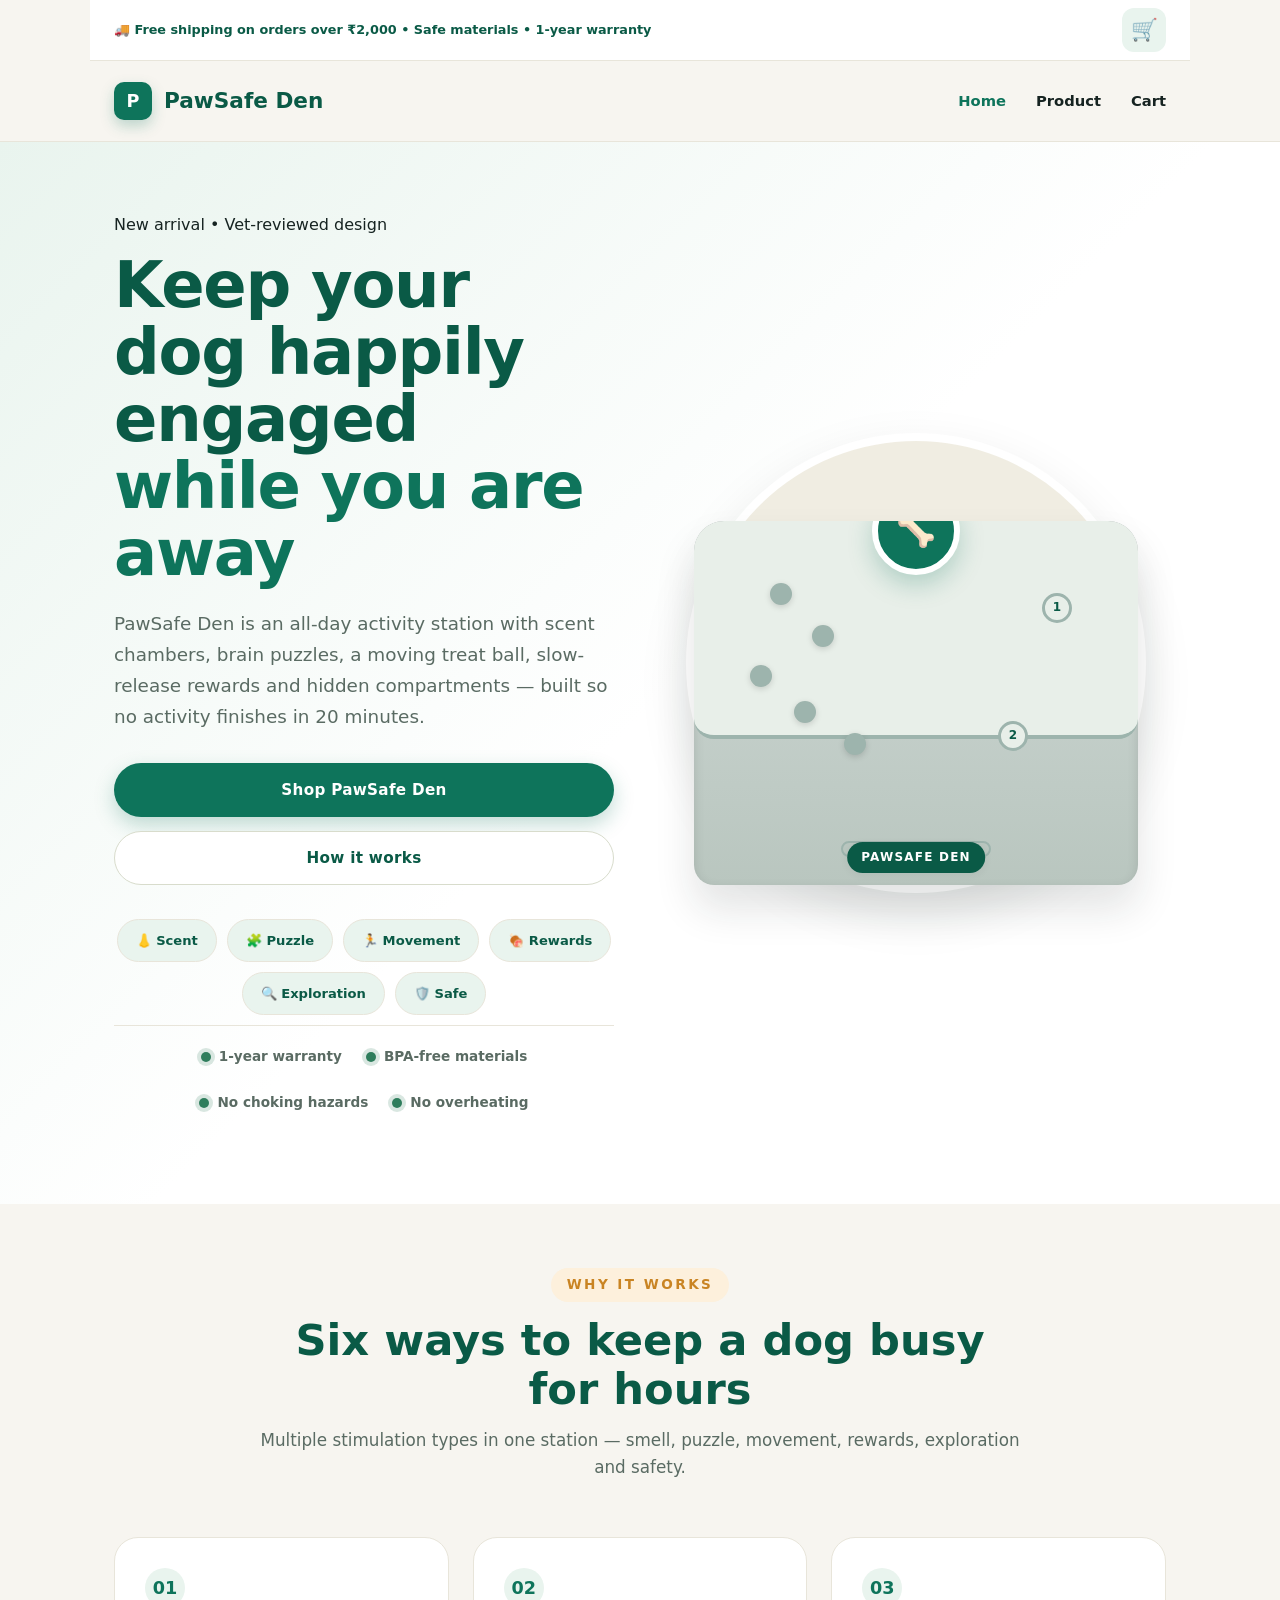
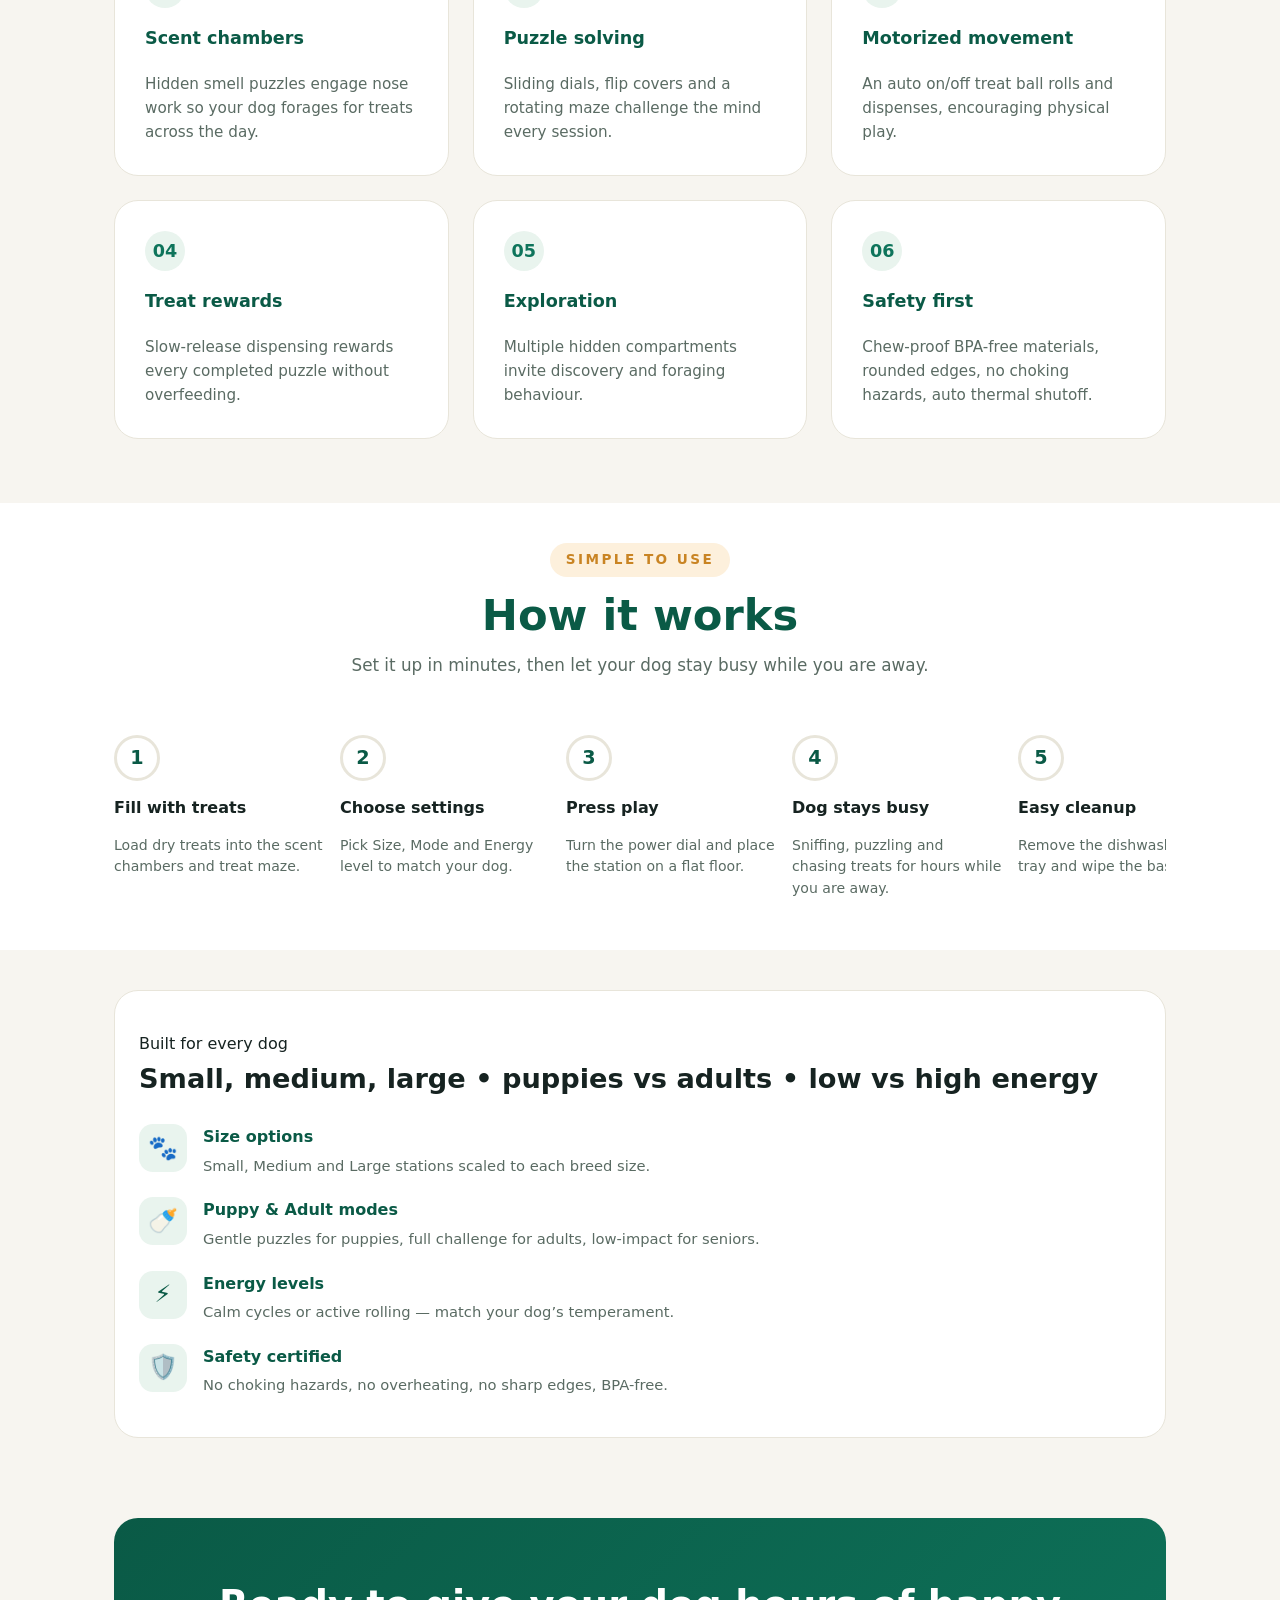
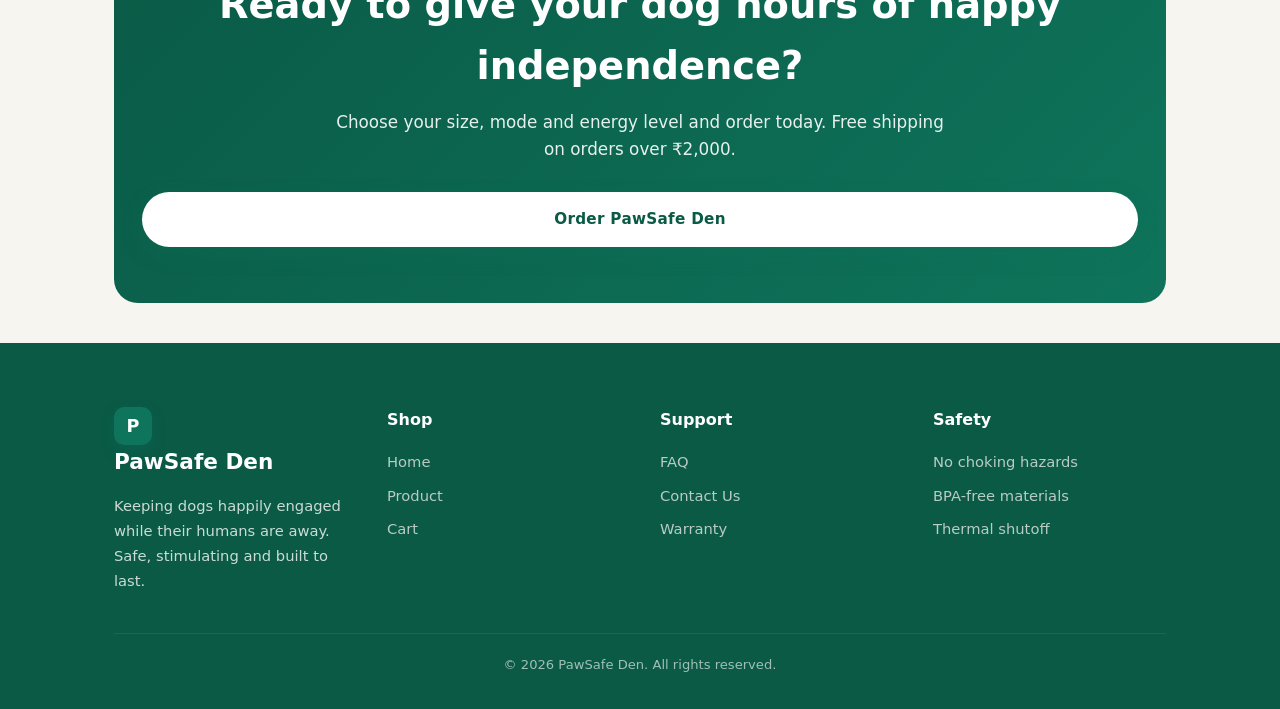
<file: index.html>
<!DOCTYPE html>
<html lang="en">
<head>
<meta charset="UTF-8">
<meta name="viewport" content="width=device-width, initial-scale=1.0">
<title>PawSafe Den — Keep Your Dog Happy While You Are Away</title>
<meta name="description" content="The all-day dog activity station: scent, puzzle, movement, rewards and exploration. Safe for small, medium and large dogs, puppies to seniors.">
<link rel="stylesheet" href="css/style.css">
</head>
<body>
<a href="#content" class="skip-link">Skip to content</a>

<header>
  <div class="topbar container">
    <span class="promo">🚚 Free shipping on orders over ₹2,000 &bull; Safe materials &bull; 1-year warranty</span>
    <div>
      <a href="cart.html" class="cart-btn" aria-label="Cart">🛒 <span id="cart-count" class="cart-count">0</span></a>
    </div>
  </div>
  <div class="navbar container">
    <a href="index.html" class="logo"><div class="mark">P</div><span>PawSafe Den</span></a>
    <nav class="nav-links">
      <a href="index.html" class="active">Home</a>
      <a href="product.html">Product</a>
      <a href="cart.html">Cart</a>
    </nav>
    <button class="mobile-menu-btn" aria-label="Open menu">☰</button>
  </div>
</header>

<nav class="nav-drawer" id="nav-drawer">
  <div class="drawer-header"><strong>PawSafe Den</strong><button class="close-btn" aria-label="Close menu">✕</button></div>
  <a href="index.html">Home</a>
  <a href="product.html">Product</a>
  <a href="cart.html">Cart</a>
</nav>

<main id="content">
  <!-- Premium hero -->
  <section class="hero reveal">
    <div class="container">
      <div class="hero-grid">
        <div>
          <div class="kicker">New arrival &bull; Vet-reviewed design</div>
          <h1>Keep your dog happily engaged <span class="highlight">while you are away</span></h1>
          <p>PawSafe Den is an all-day activity station with scent chambers, brain puzzles, a moving treat ball, slow-release rewards and hidden compartments — built so no activity finishes in 20 minutes.</p>
          <div class="hero-actions">
            <a href="product.html" class="btn btn-primary btn-full">Shop PawSafe Den</a>
            <a href="#how-it-works" class="btn btn-outline btn-full">How it works</a>
          </div>
          <div class="stim-row">
            <div class="stim-chip">👃 Scent</div>
            <div class="stim-chip">🧩 Puzzle</div>
            <div class="stim-chip">🏃 Movement</div>
            <div class="stim-chip">🍖 Rewards</div>
            <div class="stim-chip">🔍 Exploration</div>
            <div class="stim-chip">🛡️ Safe</div>
          </div>
          <div class="trust-bar">
            <div class="trust-item"><div class="dot"></div><span>1-year warranty</span></div>
            <div class="trust-item"><div class="dot"></div><span>BPA-free materials</span></div>
            <div class="trust-item"><div class="dot"></div><span>No choking hazards</span></div>
            <div class="trust-item"><div class="dot"></div><span>No overheating</span></div>
          </div>
        </div>
        <div class="hero-visual reveal" style="transition-delay:100ms;">
          <div class="station-base">
            <div class="station-surface"></div>
            <div class="treat-ball">🦴</div>
            <div class="scent-hole s1"></div>
            <div class="scent-hole s2"></div>
            <div class="scent-hole s3"></div>
            <div class="scent-hole s4"></div>
            <div class="scent-hole s5"></div>
            <div class="tray-slot"></div>
            <div class="tray-gap"></div>
            <div class="dial d1">1</div>
            <div class="dial d2">2</div>
          </div>
          <div class="station-badge">PAWSAFE DEN</div>
        </div>
      </div>
    </div>
  </section>

  <!-- Benefits -->
  <section class="section reveal">
    <div class="container">
      <div class="section-head">
        <div class="kicker">Why it works</div>
        <h2>Six ways to keep a dog busy for hours</h2>
        <p>Multiple stimulation types in one station — smell, puzzle, movement, rewards, exploration and safety.</p>
      </div>
      <div class="grid grid-3">
        <div class="card benefit reveal">
          <div class="num">01</div>
          <h3>Scent chambers</h3>
          <p>Hidden smell puzzles engage nose work so your dog forages for treats across the day.</p>
        </div>
        <div class="card benefit reveal">
          <div class="num">02</div>
          <h3>Puzzle solving</h3>
          <p>Sliding dials, flip covers and a rotating maze challenge the mind every session.</p>
        </div>
        <div class="card benefit reveal">
          <div class="num">03</div>
          <h3>Motorized movement</h3>
          <p>An auto on/off treat ball rolls and dispenses, encouraging physical play.</p>
        </div>
        <div class="card benefit reveal">
          <div class="num">04</div>
          <h3>Treat rewards</h3>
          <p>Slow-release dispensing rewards every completed puzzle without overfeeding.</p>
        </div>
        <div class="card benefit reveal">
          <div class="num">05</div>
          <h3>Exploration</h3>
          <p>Multiple hidden compartments invite discovery and foraging behaviour.</p>
        </div>
        <div class="card benefit reveal">
          <div class="num">06</div>
          <h3>Safety first</h3>
          <p>Chew-proof BPA-free materials, rounded edges, no choking hazards, auto thermal shutoff.</p>
        </div>
      </div>
    </div>
  </section>

  <!-- How it works -->
  <section id="how-it-works" class="section section-sm reveal" style="background:var(--paper);">
    <div class="container">
      <div class="section-head">
        <div class="kicker">Simple to use</div>
        <h2>How it works</h2>
        <p>Set it up in minutes, then let your dog stay busy while you are away.</p>
      </div>
      <div class="steps">
        <div class="step reveal">
          <div class="step-ring">1</div>
          <h4>Fill with treats</h4>
          <p>Load dry treats into the scent chambers and treat maze.</p>
        </div>
        <div class="step reveal">
          <div class="step-ring">2</div>
          <h4>Choose settings</h4>
          <p>Pick Size, Mode and Energy level to match your dog.</p>
        </div>
        <div class="step reveal">
          <div class="step-ring">3</div>
          <h4>Press play</h4>
          <p>Turn the power dial and place the station on a flat floor.</p>
        </div>
        <div class="step reveal">
          <div class="step-ring">4</div>
          <h4>Dog stays busy</h4>
          <p>Sniffing, puzzling and chasing treats for hours while you are away.</p>
        </div>
        <div class="step reveal">
          <div class="step-ring">5</div>
          <h4>Easy cleanup</h4>
          <p>Remove the dishwasher-safe tray and wipe the base clean.</p>
        </div>
      </div>
    </div>
  </section>

  <!-- Feature strip -->
  <section class="section section-sm reveal">
    <div class="container">
      <div class="feature-strip">
        <div class="kicker" style="text-align:left;">Built for every dog</div>
        <h2 style="text-align:left; margin-bottom:8px; font-size:1.7rem;">Small, medium, large &bull; puppies vs adults &bull; low vs high energy</h2>
        <div class="feature-grid">
          <div class="feature-item reveal">
            <div class="feature-icon">🐾</div>
            <div>
              <h4>Size options</h4>
              <p>Small, Medium and Large stations scaled to each breed size.</p>
            </div>
          </div>
          <div class="feature-item reveal">
            <div class="feature-icon">🍼</div>
            <div>
              <h4>Puppy &amp; Adult modes</h4>
              <p>Gentle puzzles for puppies, full challenge for adults, low-impact for seniors.</p>
            </div>
          </div>
          <div class="feature-item reveal">
            <div class="feature-icon">⚡</div>
            <div>
              <h4>Energy levels</h4>
              <p>Calm cycles or active rolling &mdash; match your dog&rsquo;s temperament.</p>
            </div>
          </div>
          <div class="feature-item reveal">
            <div class="feature-icon">🛡️</div>
            <div>
              <h4>Safety certified</h4>
              <p>No choking hazards, no overheating, no sharp edges, BPA-free.</p>
            </div>
          </div>
        </div>
      </div>
    </div>
  </section>

  <!-- CTA band -->
  <section class="section section-sm reveal">
    <div class="container">
      <div class="cta-band">
        <h2>Ready to give your dog hours of happy independence?</h2>
        <p>Choose your size, mode and energy level and order today. Free shipping on orders over ₹2,000.</p>
        <a href="product.html" class="btn btn-primary btn-full" style="background:#fff;color:var(--brand-dark);">Order PawSafe Den</a>
      </div>
    </div>
  </section>
</main>

<footer>
  <div class="container">
    <div class="footer-grid">
      <div class="footer-brand">
        <a href="index.html" class="logo"><div class="mark">P</div><span>PawSafe Den</span></a>
        <p>Keeping dogs happily engaged while their humans are away. Safe, stimulating and built to last.</p>
      </div>
      <div class="footer-col">
        <h4>Shop</h4>
        <a href="index.html">Home</a>
        <a href="product.html">Product</a>
        <a href="cart.html">Cart</a>
      </div>
      <div class="footer-col">
        <h4>Support</h4>
        <a href="#">FAQ</a>
        <a href="#">Contact Us</a>
        <a href="#">Warranty</a>
      </div>
      <div class="footer-col">
        <h4>Safety</h4>
        <a href="#">No choking hazards</a>
        <a href="#">BPA-free materials</a>
        <a href="#">Thermal shutoff</a>
      </div>
    </div>
    <div class="footer-bottom">&copy; 2026 PawSafe Den. All rights reserved.</div>
  </div>
</footer>

<script src="js/app.js"></script>
</body>
</html>
</file>
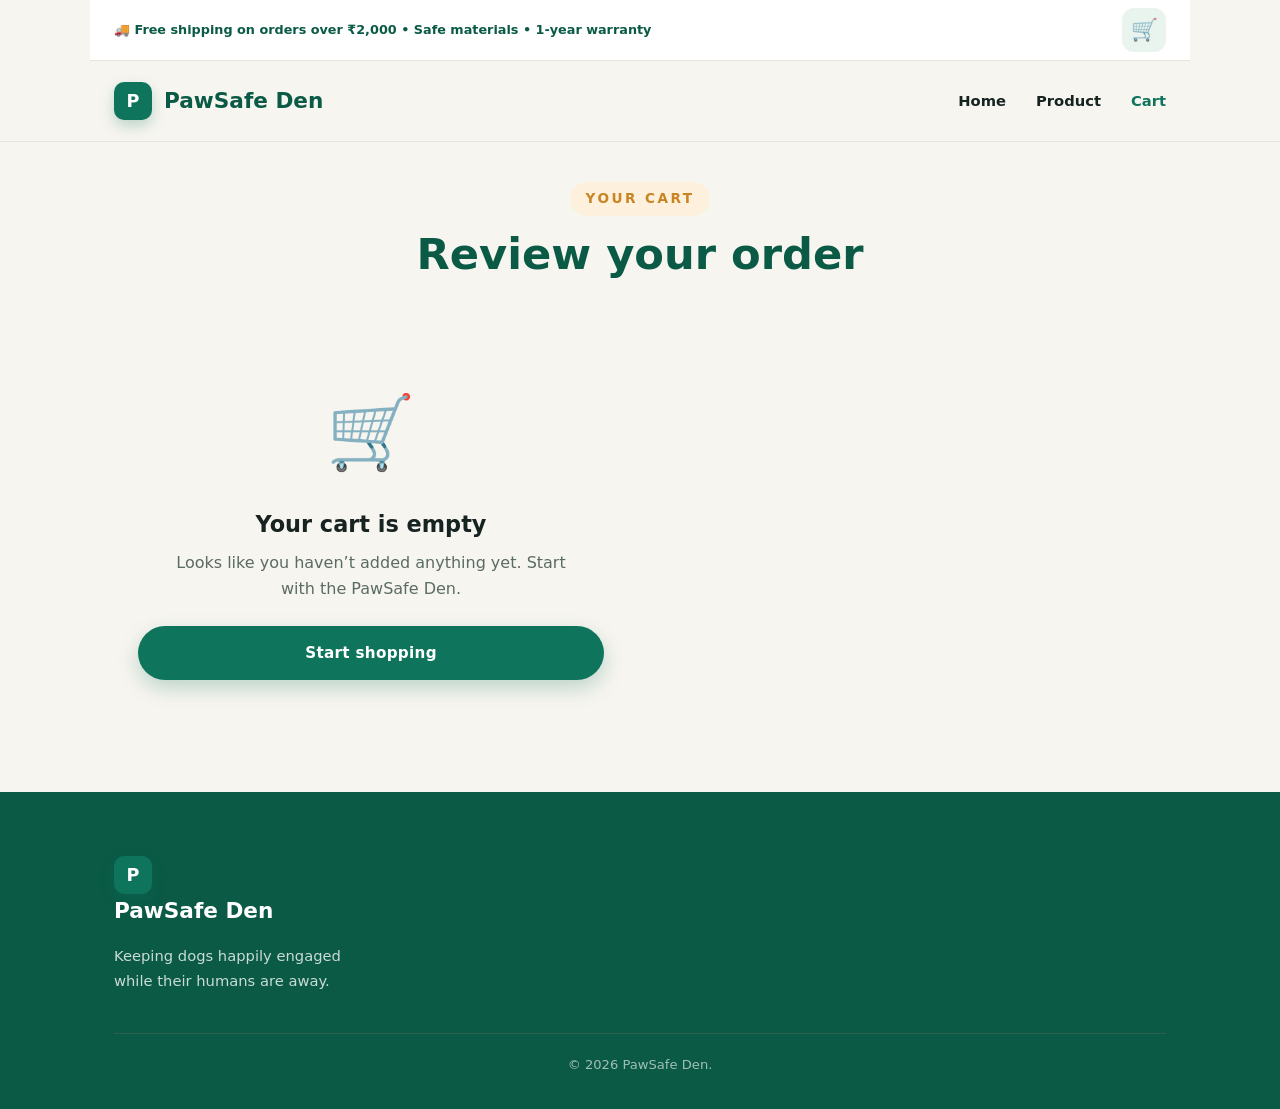
<file: cart.html>
<!DOCTYPE html>
<html lang="en">
<head>
<meta charset="UTF-8">
<meta name="viewport" content="width=device-width, initial-scale=1.0">
<title>Shopping Cart — PawSafe Den</title>
<link rel="stylesheet" href="css/style.css">
</head>
<body>
<a href="#content" class="skip-link">Skip to content</a>

<header>
  <div class="topbar container">
    <span class="promo">🚚 Free shipping on orders over ₹2,000 &bull; Safe materials &bull; 1-year warranty</span>
    <div>
      <a href="cart.html" class="cart-btn" aria-label="Cart">🛒 <span id="cart-count" class="cart-count">0</span></a>
    </div>
  </div>
  <div class="navbar container">
    <a href="index.html" class="logo"><div class="mark">P</div><span>PawSafe Den</span></a>
    <nav class="nav-links">
      <a href="index.html">Home</a>
      <a href="product.html">Product</a>
      <a href="cart.html" class="active">Cart</a>
    </nav>
    <button class="mobile-menu-btn" aria-label="Open menu">☰</button>
  </div>
</header>

<nav class="nav-drawer" id="nav-drawer">
  <div class="drawer-header"><strong>PawSafe Den</strong><button class="close-btn" aria-label="Close menu">✕</button></div>
  <a href="index.html">Home</a>
  <a href="product.html">Product</a>
  <a href="cart.html">Cart</a>
</nav>

<main id="content">
  <section class="section section-sm reveal">
    <div class="container">
      <div class="section-head" style="max-width:none; margin-bottom:24px;">
        <div class="kicker">Your cart</div>
        <h2>Review your order</h2>
      </div>
      <div class="grid grid-2">
        <div>
          <div id="empty-cart" class="empty-cart reveal">
            <div class="icon">🛒</div>
            <h3>Your cart is empty</h3>
            <p>Looks like you haven&rsquo;t added anything yet. Start with the PawSafe Den.</p>
            <a href="product.html" class="btn btn-primary btn-full">Start shopping</a>
          </div>
          <div id="cart-items"></div>
        </div>
        <div id="cart-sidebar" class="cart-sidebar reveal" style="display:none;">
          <h3 style="font-size:1.1rem;margin-bottom:14px;color:var(--brand-dark);">Order summary</h3>
          <div class="summary-row"><span>Subtotal</span><span id="cart-total">₹0.00</span></div>
          <div class="summary-row"><span>Shipping</span><span style="color:var(--success);font-weight:700;">Free</span></div>
          <div class="summary-row total"><span>Total</span><span id="cart-total-final">₹0.00</span></div>
          <button class="btn btn-primary btn-full btn-checkout" id="go-checkout">Proceed to checkout</button>
          <p style="font-size:0.85rem;color:var(--muted);margin-top:12px;text-align:center;">Secure payment &bull; 1-year warranty</p>
        </div>
      </div>
    </div>
  </section>
</main>

<footer>
  <div class="container">
    <div class="footer-grid">
      <div class="footer-brand">
        <a href="index.html" class="logo"><div class="mark">P</div><span>PawSafe Den</span></a>
        <p>Keeping dogs happily engaged while their humans are away.</p>
      </div>
    </div>
    <div class="footer-bottom">&copy; 2026 PawSafe Den.</div>
  </div>
</footer>

<script>
document.getElementById("go-checkout").addEventListener("click", () => {
  if (cart.length === 0) return;
  location.href = "checkout.html";
});
</script>
<script src="js/app.js"></script>
</body>
</html>
</file>
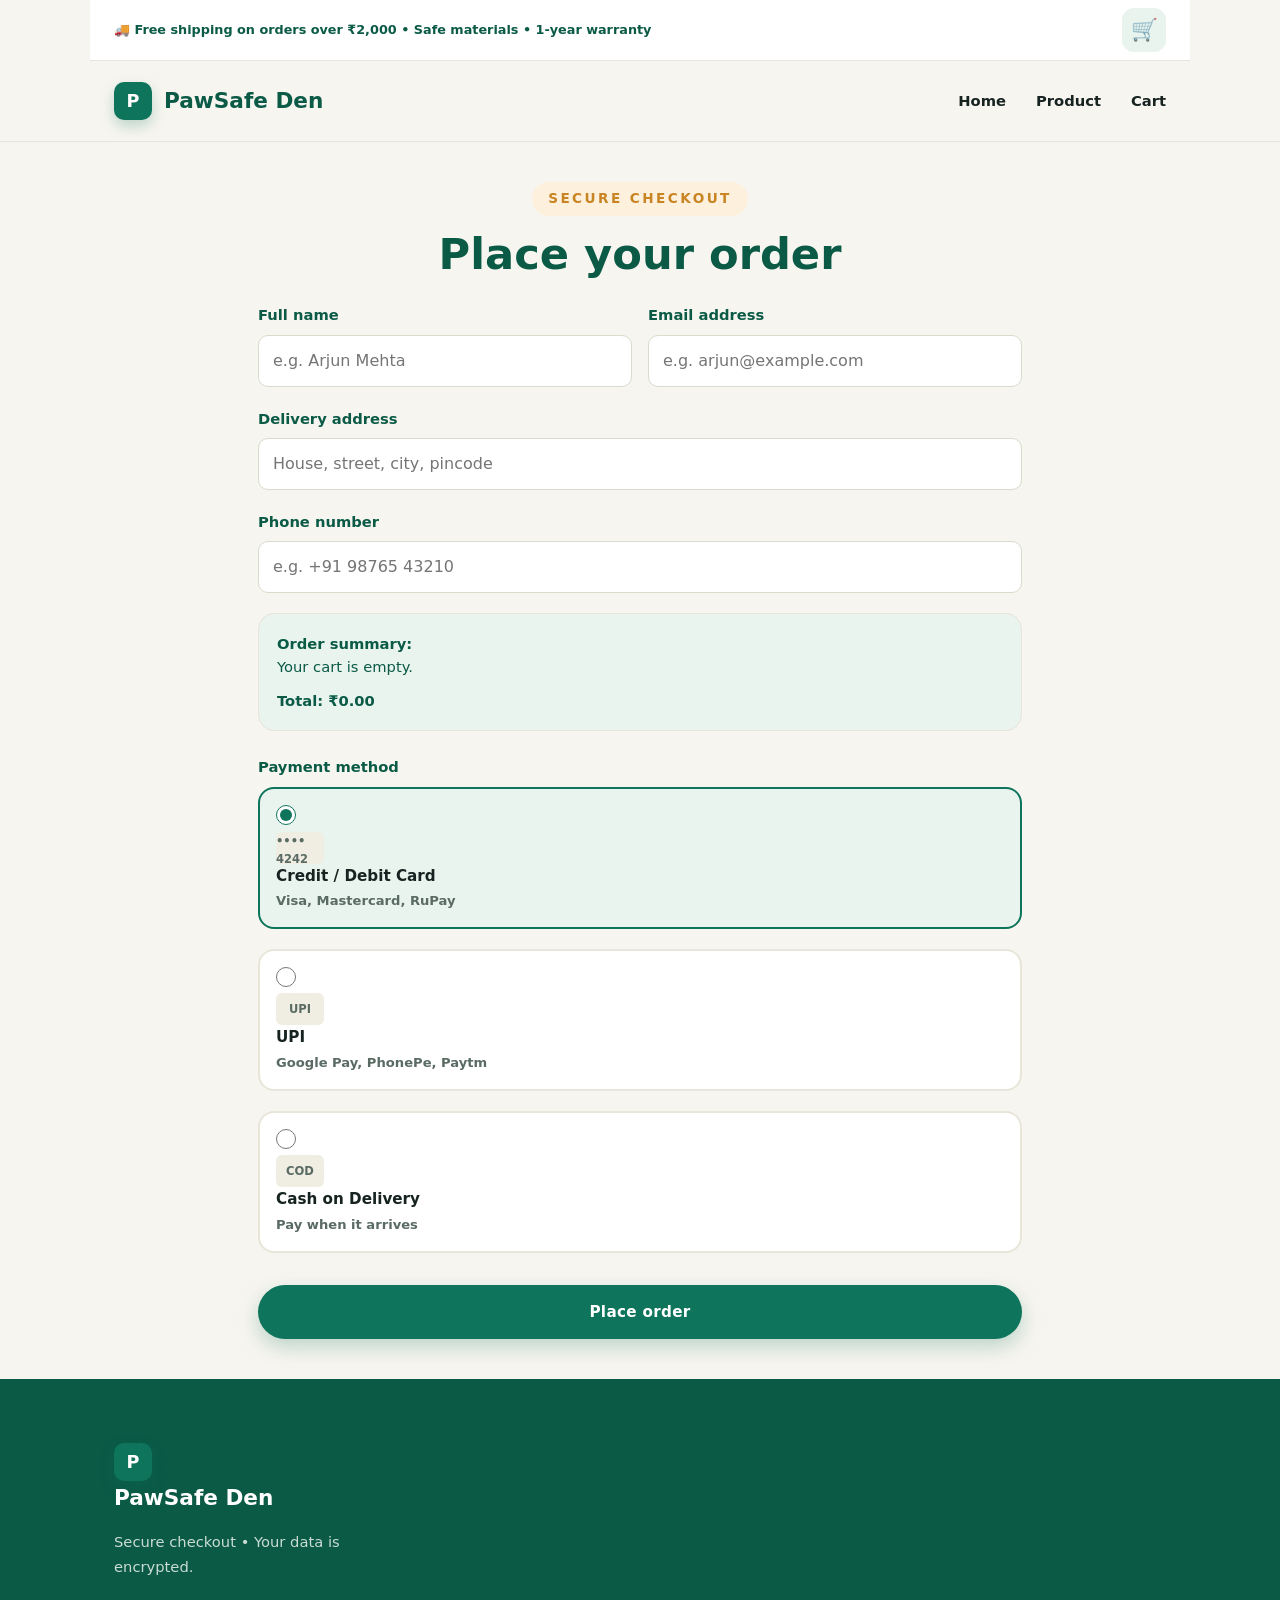
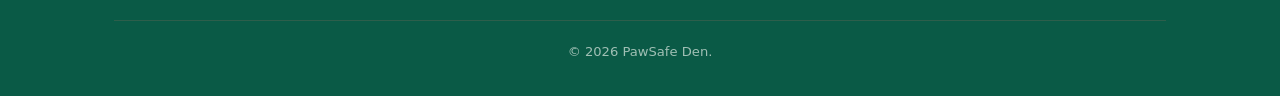
<file: checkout.html>
<!DOCTYPE html>
<html lang="en">
<head>
<meta charset="UTF-8">
<meta name="viewport" content="width=device-width, initial-scale=1.0">
<title>Checkout — PawSafe Den</title>
<link rel="stylesheet" href="css/style.css">
</head>
<body>
<a href="#content" class="skip-link">Skip to content</a>

<header>
  <div class="topbar container">
    <span class="promo">🚚 Free shipping on orders over ₹2,000 &bull; Safe materials &bull; 1-year warranty</span>
    <div>
      <a href="cart.html" class="cart-btn" aria-label="Cart">🛒 <span id="cart-count" class="cart-count">0</span></a>
    </div>
  </div>
  <div class="navbar container">
    <a href="index.html" class="logo"><div class="mark">P</div><span>PawSafe Den</span></a>
    <nav class="nav-links">
      <a href="index.html">Home</a>
      <a href="product.html">Product</a>
      <a href="cart.html">Cart</a>
    </nav>
    <button class="mobile-menu-btn" aria-label="Open menu">☰</button>
  </div>
</header>

<nav class="nav-drawer" id="nav-drawer">
  <div class="drawer-header"><strong>PawSafe Den</strong><button class="close-btn" aria-label="Close menu">✕</button></div>
  <a href="index.html">Home</a>
  <a href="product.html">Product</a>
  <a href="cart.html">Cart</a>
</nav>

<main id="content">
  <section class="section section-sm checkout-page reveal">
    <div class="container">
      <div class="section-head" style="max-width:none;margin-bottom:24px;">
        <div class="kicker">Secure checkout</div>
        <h2>Place your order</h2>
      </div>

      <form id="checkout-form" novalidate>
        <div class="form-row">
          <div class="form-group">
            <label>Full name</label>
            <input type="text" name="full-name" placeholder="e.g. Arjun Mehta" required>
            <div class="error-msg">Please enter your full name.</div>
          </div>
          <div class="form-group">
            <label>Email address</label>
            <input type="email" name="email" placeholder="e.g. arjun@example.com" required>
            <div class="error-msg">Please enter a valid email address.</div>
          </div>
        </div>
        <div class="form-group">
          <label>Delivery address</label>
          <input type="text" name="address" placeholder="House, street, city, pincode" required>
          <div class="error-msg">Please enter your delivery address.</div>
        </div>
        <div class="form-group">
          <label>Phone number</label>
          <input type="tel" name="phone" placeholder="e.g. +91 98765 43210" required>
          <div class="error-msg">Please enter a valid phone number.</div>
        </div>

        <div class="order-note">
          <strong>Order summary:</strong>
          <div id="checkout-items"></div>
          <div style="margin-top:10px;font-weight:800;color:var(--brand-dark);">Total: <span id="checkout-total">₹0.00</span></div>
        </div>

        <div class="form-group">
          <label>Payment method</label>
          <div class="payment-methods">
            <label class="payment-option selected" data-payment="card">
              <input type="radio" name="payment" value="card" checked>
              <div class="payment-opt-logo">•••• 4242</div>
              <div>
                <strong>Credit / Debit Card</strong>
                <small>Visa, Mastercard, RuPay</small>
              </div>
            </label>
            <label class="payment-option" data-payment="upi">
              <input type="radio" name="payment" value="upi">
              <div class="payment-opt-logo">UPI</div>
              <div>
                <strong>UPI</strong>
                <small>Google Pay, PhonePe, Paytm</small>
              </div>
            </label>
            <label class="payment-option" data-payment="cod">
              <input type="radio" name="payment" value="cod">
              <div class="payment-opt-logo">COD</div>
              <div>
                <strong>Cash on Delivery</strong>
                <small>Pay when it arrives</small>
              </div>
            </label>
          </div>
        </div>

        <button type="submit" class="btn btn-primary btn-full btn-place">Place order</button>
      </form>
    </div>
  </section>
</main>

<footer>
  <div class="container">
    <div class="footer-grid">
      <div class="footer-brand">
        <a href="index.html" class="logo"><div class="mark">P</div><span>PawSafe Den</span></a>
        <p>Secure checkout &bull; Your data is encrypted.</p>
      </div>
    </div>
    <div class="footer-bottom">&copy; 2026 PawSafe Den.</div>
  </div>
</footer>

<script src="js/app.js"></script>
</body>
</html>
</file>
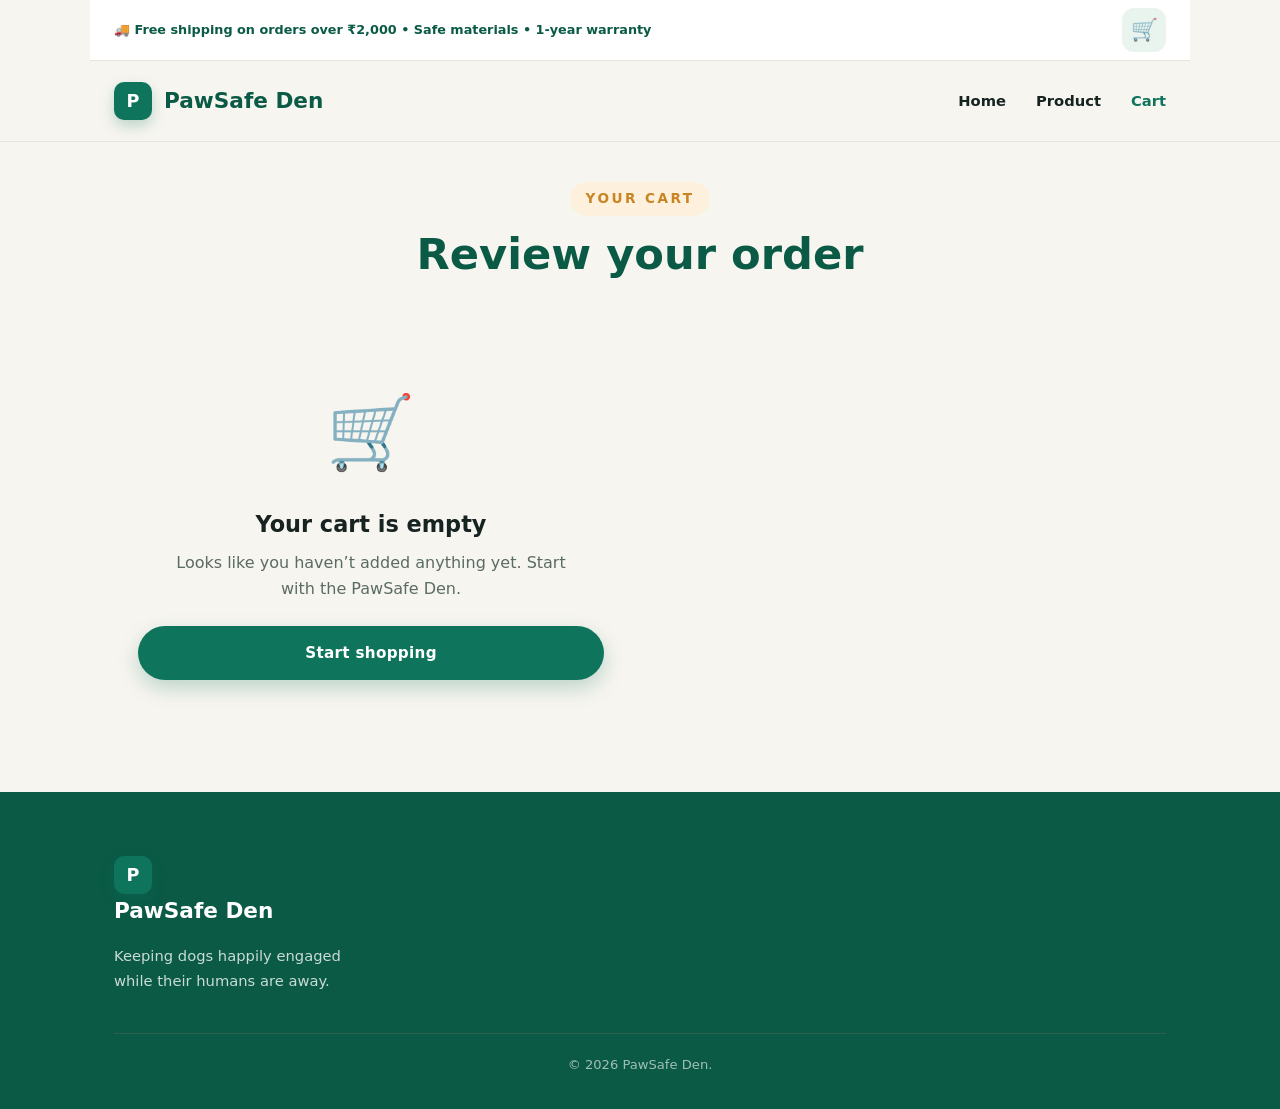
<file: confirmation.html>
<!DOCTYPE html>
<html lang="en">
<head>
<meta charset="UTF-8">
<meta name="viewport" content="width=device-width, initial-scale=1.0">
<title>Order Confirmed — PawSafe Den</title>
<link rel="stylesheet" href="css/style.css">
</head>
<body>
<a href="#content" class="skip-link">Skip to content</a>

<header>
  <div class="topbar container">
    <span class="promo">Thank you for ordering! &bull; Safe materials &bull; 1-year warranty</span>
    <div>
      <a href="cart.html" class="cart-btn" aria-label="Cart">🛒 <span id="cart-count" class="cart-count">0</span></a>
    </div>
  </div>
  <div class="navbar container">
    <a href="index.html" class="logo"><div class="mark">P</div><span>PawSafe Den</span></a>
    <nav class="nav-links">
      <a href="index.html">Home</a>
      <a href="product.html">Product</a>
      <a href="cart.html">Cart</a>
    </nav>
    <button class="mobile-menu-btn" aria-label="Open menu">☰</button>
  </div>
</header>

<nav class="nav-drawer" id="nav-drawer">
  <div class="drawer-header"><strong>PawSafe Den</strong><button class="close-btn" aria-label="Close menu">✕</button></div>
  <a href="index.html">Home</a>
  <a href="product.html">Product</a>
  <a href="cart.html">Cart</a>
</nav>

<main id="content">
  <section class="section section-sm confirmation reveal">
    <div class="container">
      <div class="confirm-badge">✅</div>
      <h2>Order placed successfully!</h2>
      <p>Thank you. Your dog&rsquo;s new activity station is on its way.</p>

      <div class="order-card">
        <div class="order-meta"><span>Order number</span><strong id="order-id">—</strong></div>
        <div class="order-meta"><span>Date</span><strong id="order-date">—</strong></div>
        <div class="order-meta"><span>Customer</span><strong id="order-customer">—</strong></div>
        <div class="order-items" id="confirm-items"></div>
        <div class="order-meta" style="border-top:1px solid var(--border-soft);padding-top:12px;margin-top:10px;">
          <span>Total</span><strong id="confirm-total">₹0.00</strong>
        </div>
      </div>

      <p>We&rsquo;ve emailed your confirmation. You can track your shipment in your account.</p>
      <a href="index.html" class="btn btn-primary btn-continue">Back to shop</a>
    </div>
  </section>
</main>

<footer>
  <div class="container">
    <div class="footer-grid">
      <div class="footer-brand">
        <a href="index.html" class="logo"><div class="mark">P</div><span>PawSafe Den</span></a>
        <p>Keeping dogs happily engaged while their humans are away.</p>
      </div>
    </div>
    <div class="footer-bottom">&copy; 2026 PawSafe Den.</div>
  </div>
</footer>

<script src="js/app.js"></script>
</body>
</html>
</file>
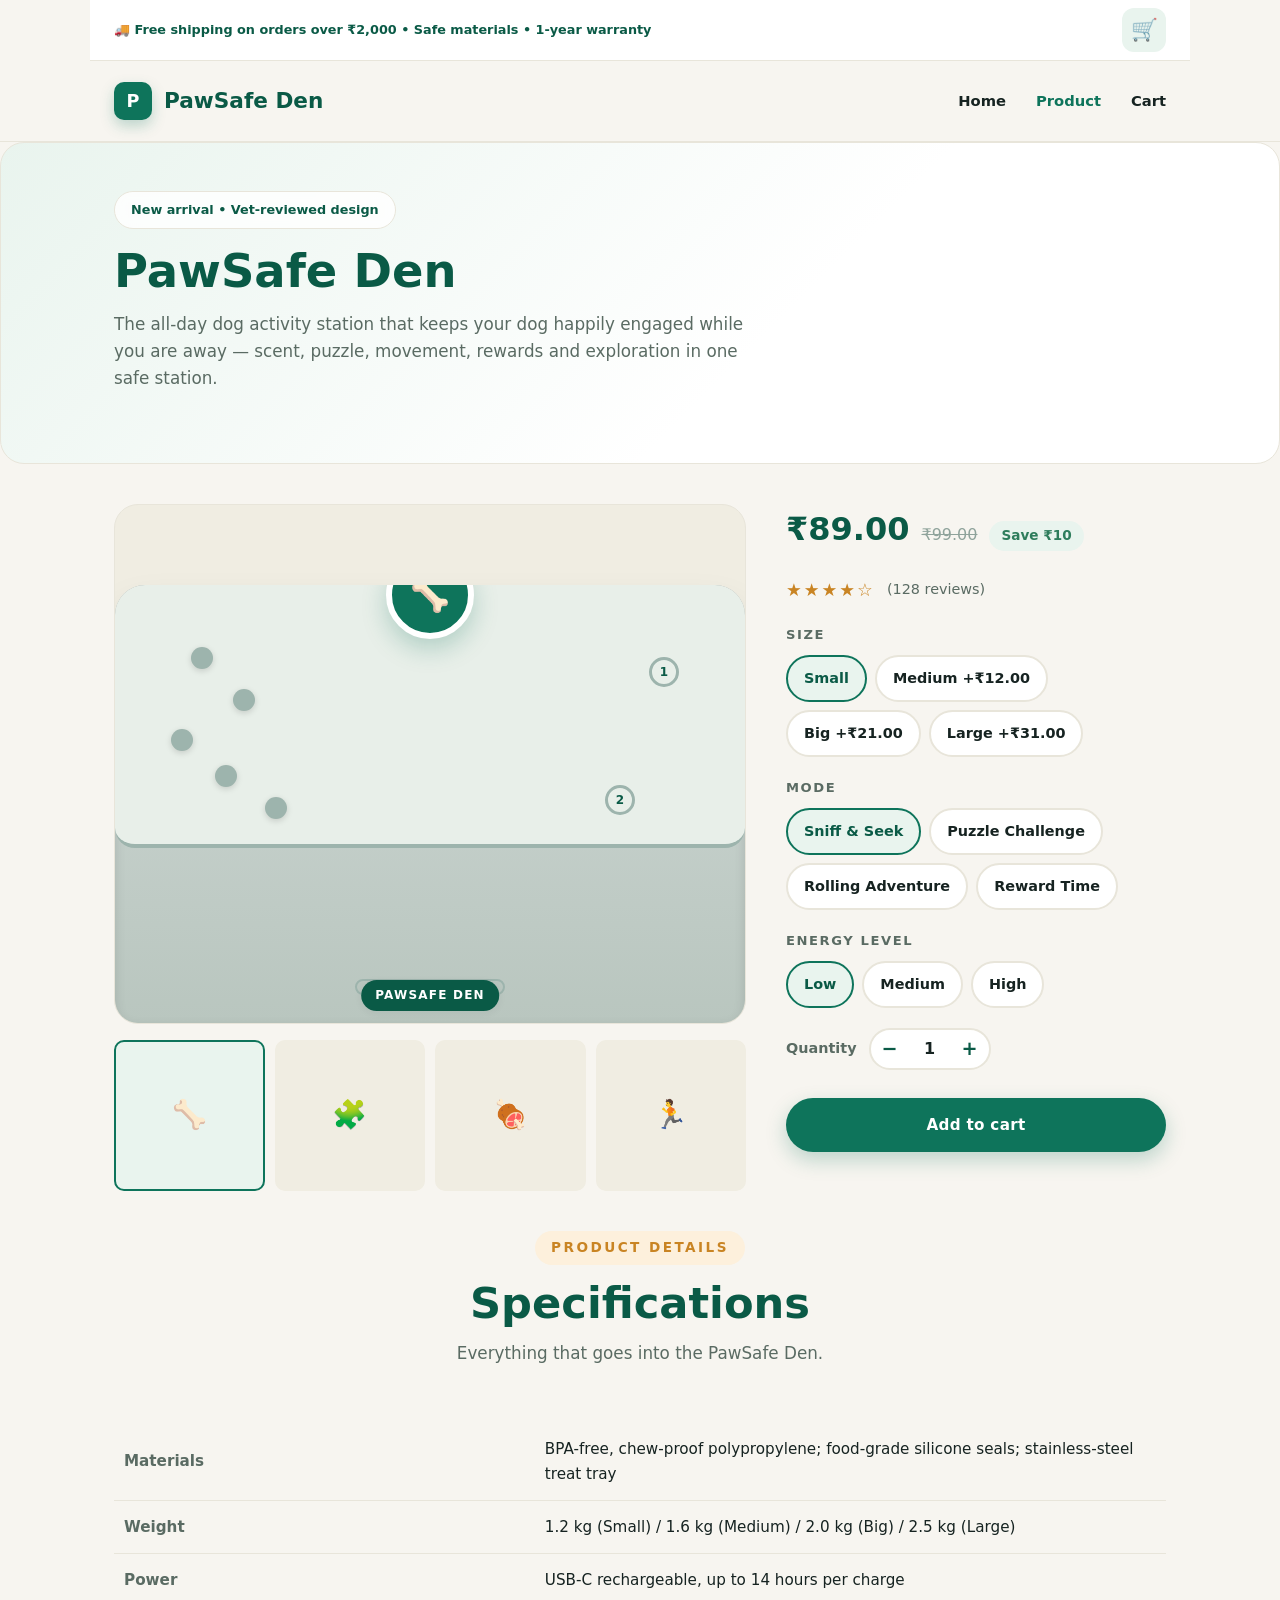
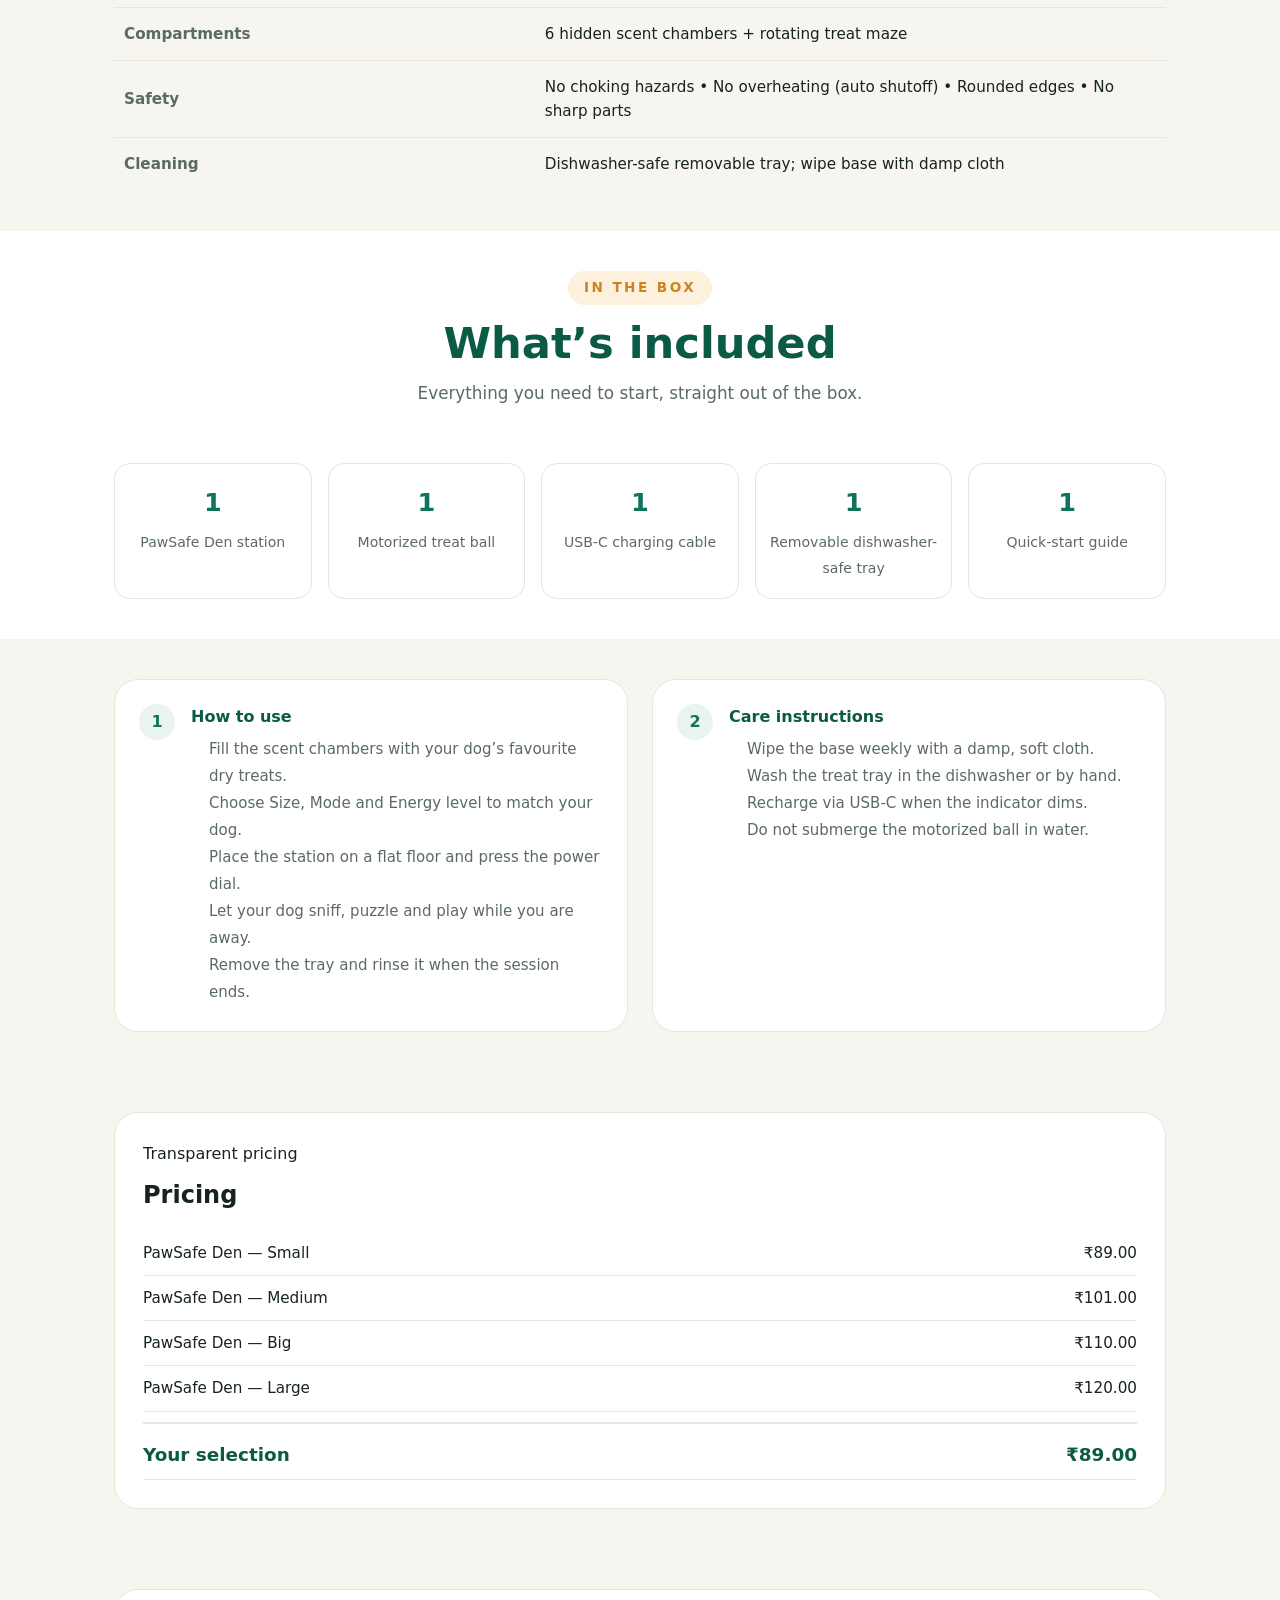
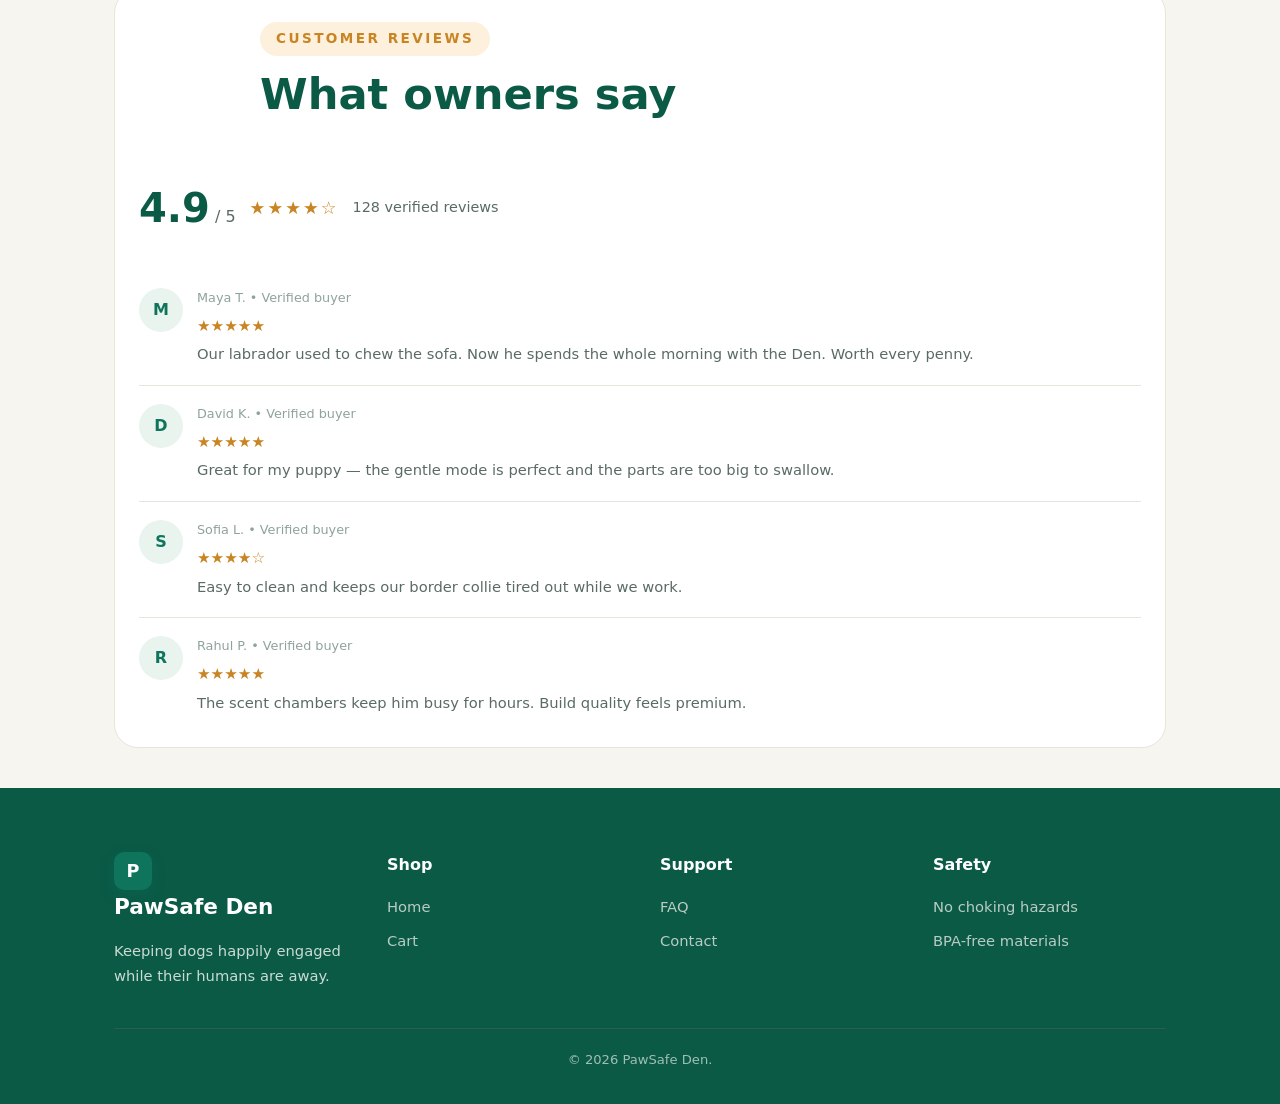
<file: product.html>
<!DOCTYPE html>
<html lang="en">
<head>
<meta charset="UTF-8">
<meta name="viewport" content="width=device-width, initial-scale=1.0">
<title>PawSafe Den — Product Details</title>
<meta name="description" content="PawSafe Den product page: gallery, specifications, size selection, what's included, usage and care instructions, transparent pricing.">
<link rel="stylesheet" href="css/style.css">
</head>
<body>
<a href="#content" class="skip-link">Skip to content</a>

<header>
  <div class="topbar container">
    <span class="promo">🚚 Free shipping on orders over ₹2,000 &bull; Safe materials &bull; 1-year warranty</span>
    <div>
      <a href="cart.html" class="cart-btn" aria-label="Cart">🛒 <span id="cart-count" class="cart-count">0</span></a>
    </div>
  </div>
  <div class="navbar container">
    <a href="index.html" class="logo"><div class="mark">P</div><span>PawSafe Den</span></a>
    <nav class="nav-links">
      <a href="index.html">Home</a>
      <a href="product.html" class="active">Product</a>
      <a href="cart.html">Cart</a>
    </nav>
    <button class="mobile-menu-btn" aria-label="Open menu">☰</button>
  </div>
</header>

<nav class="nav-drawer" id="nav-drawer">
  <div class="drawer-header"><strong>PawSafe Den</strong><button class="close-btn" aria-label="Close menu">✕</button></div>
  <a href="index.html">Home</a>
  <a href="product.html">Product</a>
  <a href="cart.html">Cart</a>
</nav>

<main id="content">
  <section class="product-hero reveal">
    <div class="container">
      <div class="badge">New arrival &bull; Vet-reviewed design</div>
      <h1>PawSafe Den</h1>
      <p>The all-day dog activity station that keeps your dog happily engaged while you are away &mdash; scent, puzzle, movement, rewards and exploration in one safe station.</p>
    </div>
  </section>

  <div class="container">
    <div class="product-layout reveal">
      <div class="gallery-wrap">
        <div class="gallery-main">
          <div class="station">
            <div class="station-base">
              <div class="station-surface"></div>
              <div class="treat-ball">🦴</div>
              <div class="scent-hole s1"></div>
              <div class="scent-hole s2"></div>
              <div class="scent-hole s3"></div>
              <div class="scent-hole s4"></div>
              <div class="scent-hole s5"></div>
              <div class="tray-slot"></div>
              <div class="tray-gap"></div>
              <div class="dial d1">1</div>
              <div class="dial d2">2</div>
            </div>
            <div class="station-badge">PAWSAFE DEN</div>
          </div>
        </div>
        <div class="thumb-list">
          <div class="thumb selected" onclick="setThumb(this)">🦴</div>
          <div class="thumb" onclick="setThumb(this)">🧩</div>
          <div class="thumb" onclick="setThumb(this)">🍖</div>
          <div class="thumb" onclick="setThumb(this)">🏃</div>
        </div>
      </div>

      <div class="product-meta">
        <div class="price-row">
          <span class="price" id="product-price">₹89.00</span>
          <span class="old-price" id="old-price">₹99.00</span>
          <span class="save">Save ₹10</span>
        </div>
        <div class="rating">
          <div class="stars">★★★★☆</div>
          <span>(128 reviews)</span>
        </div>

        <div class="size-group">
          <label>Size</label>
          <div class="pill-row"></div>
        </div>
        <div class="mode-group">
          <label>Mode</label>
          <div class="pill-row"></div>
        </div>
        <div class="energy-group">
          <label>Energy level</label>
          <div class="pill-row"></div>
        </div>

        <div class="qty-row">
          <span style="font-weight:700;color:var(--muted);font-size:0.9rem;">Quantity</span>
          <div class="qty-control">
            <button class="qty-btn" id="qty-minus">−</button>
            <span class="qty-val" id="qty-val">1</span>
            <button class="qty-btn" id="qty-plus">+</button>
          </div>
        </div>

        <div class="add-bar">
          <button class="btn btn-primary btn-full" id="add-to-cart">Add to cart</button>
        </div>
        <div class="notify" id="stock-notify">In stock &bull; Ships in 1&ndash;2 days</div>
      </div>
    </div>
  </div>

  <section class="section section-sm reveal">
    <div class="container">
      <div class="section-head">
        <div class="kicker">Product details</div>
        <h2>Specifications</h2>
        <p>Everything that goes into the PawSafe Den.</p>
      </div>
      <table class="specs-table">
        <tr><td>Materials</td><td id="spec-materials"></td></tr>
        <tr><td>Weight</td><td id="spec-weight"></td></tr>
        <tr><td>Power</td><td id="spec-power"></td></tr>
        <tr><td>Compartments</td><td id="spec-compartments"></td></tr>
        <tr><td>Safety</td><td id="spec-safety"></td></tr>
        <tr><td>Cleaning</td><td id="spec-cleaning"></td></tr>
      </table>
    </div>
  </section>

  <section class="section section-sm reveal" style="background:var(--paper);">
    <div class="container">
      <div class="section-head">
        <div class="kicker">In the box</div>
        <h2>What&rsquo;s included</h2>
        <p>Everything you need to start, straight out of the box.</p>
      </div>
      <div class="included-grid" id="included-list"></div>
    </div>
  </section>

  <section class="section section-sm reveal">
    <div class="container">
      <div class="instructions">
        <div class="instruction-step reveal">
          <div class="num">1</div>
          <div>
            <h4>How to use</h4>
            <ol id="usage-list" style="padding-left:18px;color:var(--muted);font-size:0.94rem;line-height:1.8;margin-top:6px;"></ol>
          </div>
        </div>
        <div class="instruction-step reveal">
          <div class="num">2</div>
          <div>
            <h4>Care instructions</h4>
            <ol id="care-list" style="padding-left:18px;color:var(--muted);font-size:0.94rem;line-height:1.8;margin-top:6px;"></ol>
          </div>
        </div>
      </div>
    </div>
  </section>

  <section class="section section-sm reveal">
    <div class="container">
      <div class="pricing-card reveal">
        <div class="kicker" style="margin-bottom:10px;">Transparent pricing</div>
        <h2 style="font-size:1.5rem;margin-bottom:16px;">Pricing</h2>
        <div class="pricing-row"><span>PawSafe Den &mdash; Small</span><span id="price-small">₹89.00</span></div>
        <div class="pricing-row"><span>PawSafe Den &mdash; Medium</span><span id="price-medium">₹101.00</span></div>
        <div class="pricing-row"><span>PawSafe Den &mdash; Big</span><span id="price-big">₹110.00</span></div>
        <div class="pricing-row"><span>PawSafe Den &mdash; Large</span><span id="price-large">₹120.00</span></div>
        <div class="pricing-row total"><span>Your selection</span><span id="price-selection">₹89.00</span></div>
      </div>
    </div>
  </section>

  <section class="section section-sm reveal">
    <div class="container">
      <div class="reviews-wrap">
        <div class="section-head" style="text-align:left;">
          <div class="kicker">Customer reviews</div>
          <h2>What owners say</h2>
        </div>
        <div class="rating-summary">
          <div class="big-rating">4.9<span class="out-of"> / 5</span></div>
          <div class="stars">★★★★☆</div>
          <span style="color:var(--muted);font-size:0.9rem;">128 verified reviews</span>
        </div>
        <div id="reviews-list"></div>
      </div>
    </div>
  </section>
</main>

<footer>
  <div class="container">
    <div class="footer-grid">
      <div class="footer-brand">
        <a href="index.html" class="logo"><div class="mark">P</div><span>PawSafe Den</span></a>
        <p>Keeping dogs happily engaged while their humans are away.</p>
      </div>
      <div class="footer-col">
        <h4>Shop</h4>
        <a href="index.html">Home</a>
        <a href="cart.html">Cart</a>
      </div>
      <div class="footer-col">
        <h4>Support</h4>
        <a href="#">FAQ</a>
        <a href="#">Contact</a>
      </div>
      <div class="footer-col">
        <h4>Safety</h4>
        <a href="#">No choking hazards</a>
        <a href="#">BPA-free materials</a>
      </div>
    </div>
    <div class="footer-bottom">&copy; 2026 PawSafe Den.</div>
  </div>
</footer>

<script src="js/app.js"></script>
<script>
function setThumb(el) {
  document.querySelectorAll(".thumb").forEach(t => t.classList.remove("selected"));
  el.classList.add("selected");
}

document.getElementById("spec-materials").textContent = PRODUCT.materials;
document.getElementById("spec-weight").textContent = PRODUCT.specs.weight;
document.getElementById("spec-power").textContent = PRODUCT.specs.power;
document.getElementById("spec-compartments").textContent = PRODUCT.specs.compartments;
document.getElementById("spec-safety").textContent = PRODUCT.specs.safety;
document.getElementById("spec-cleaning").textContent = PRODUCT.specs.cleaning;

document.getElementById("included-list").innerHTML = PRODUCT.included.map(it => `
  <div class="included-item">
    <span class="qty">${it.qty}</span><span>${it.item}</span>
  </div>
`).join("");

document.getElementById("usage-list").innerHTML = PRODUCT.usage.map(u => `<li>${u}</li>`).join("");
document.getElementById("care-list").innerHTML = PRODUCT.care.map(c => `<li>${c}</li>`).join("");

const reviews = PRODUCT.reviews;
document.getElementById("reviews-list").innerHTML = reviews.map(r => `
  <div class="review-item">
    <div class="review-avatar">${r.name.charAt(0)}</div>
    <div class="review-content">
      <div class="review-meta">${r.name} &bull; Verified buyer</div>
      <div class="review-stars">${"★".repeat(r.stars)}${"☆".repeat(5-r.stars)}</div>
      <div class="review-text">${r.text}</div>
    </div>
  </div>
`).join("");
</script>
</body>
</html>
</file>
<file: css/style.css>
/* ===== PawSafe Den — Premium Design System ===== */
*, *::before, *::after {
  margin: 0;
  padding: 0;
  box-sizing: border-box;
}

:root {
  /* Brand */
  --brand: #0e745b;
  --brand-dark: #0a5a46;
  --brand-light: #e9f4ee;
  --brand-glow: rgba(14, 116, 91, 0.25);
  /* Accent */
  --accent: #e8a13d;
  --accent-dark: #c98423;
  --accent-light: #fdf0dc;
  /* Neutral */
  --ink: #162321;
  --muted: #5a6b63;
  --soft: #8fa39b;
  --paper: #ffffff;
  --bg: #f7f5f0;
  --bg-alt: #f0ede2;
  --border: #d8dccc;
  --border-soft: #e8e5da;
  /* State */
  --success: #2e7d5c;
  --error: #b3402e;
  --warning: #b26a00;
  /* Geometry */
  --radius-sm: 10px;
  --radius: 16px;
  --radius-lg: 24px;
  --radius-pill: 999px;
  /* Shadows */
  --shadow-sm: 0 2px 8px rgba(22, 35, 33, 0.06);
  --shadow: 0 10px 30px rgba(22, 35, 33, 0.08);
  --shadow-lg: 0 20px 50px rgba(22, 35, 33, 0.10);
  /* Transitions */
  --ease: cubic-bezier(0.22, 1, 0.36, 1);
  --fast: 200ms;
  --base: 350ms;
  /* Layout */
  --max-width: 1100px;
  --header-height: 80px;
}

html {
  scroll-behavior: smooth;
}

body {
  font-family: ui-sans-serif, system-ui, -apple-system, BlinkMacSystemFont, "Segoe UI", Roboto, "Helvetica Neue", sans-serif;
  background: var(--bg);
  color: var(--ink);
  line-height: 1.6;
  min-height: 100vh;
  font-size: 16px;
  -webkit-font-smoothing: antialiased;
}

a { color: inherit; text-decoration: none; }
ul, ol { list-style: none; }
img { display: block; max-width: 100%; border-radius: var(--radius); }
button, input, select, textarea { font: inherit; color: inherit; }
button { cursor: pointer; border: none; background: none; }

.container {
  max-width: var(--max-width);
  margin: 0 auto;
  padding: 0 24px;
}

.skip-link {
  position: absolute;
  left: -9999px;
  top: auto;
  width: 1px;
  height: 1px;
  overflow: hidden;
}

/* Animations */
@keyframes fadeIn {
  from { opacity: 0; transform: translateY(12px); }
  to { opacity: 1; transform: translateY(0); }
}
@keyframes popIn {
  from { opacity: 0; transform: scale(0.96); }
  to { opacity: 1; transform: scale(1); }
}
@keyframes slideUp {
  from { opacity: 0; transform: translateY(24px); }
  to { opacity: 1; transform: translateY(0); }
}
@keyframes pulse {
  0%, 100% { opacity: 1; }
  50% { opacity: 0.55; }
}
@keyframes shake {
  0%, 100% { transform: translateX(0); }
  20%, 60% { transform: translateX(-6px); }
  40%, 80% { transform: translateX(6px); }
}
@keyframes spin { to { transform: rotate(360deg); } }

.reveal {
  opacity: 0;
  transform: translateY(24px);
  transition: opacity 700ms var(--ease), transform 700ms var(--ease);
}
.reveal.visible { opacity: 1; transform: translateY(0); }

/* Buttons */
.btn {
  display: inline-flex;
  align-items: center;
  justify-content: center;
  gap: 8px;
  padding: 14px 26px;
  border-radius: var(--radius-pill);
  font-weight: 700;
  font-size: 0.95rem;
  border: 1px solid transparent;
  transition: all var(--fast) var(--ease);
  letter-spacing: 0.02em;
}
.btn:focus-visible { outline: 3px solid var(--accent); outline-offset: 3px; }
.btn:active { transform: scale(0.97); }

.btn-primary {
  background: var(--brand);
  color: #fff;
  box-shadow: 0 8px 20px var(--brand-glow);
}
.btn-primary:hover { background: var(--brand-dark); transform: translateY(-2px); box-shadow: 0 14px 28px var(--brand-glow); }

.btn-outline {
  background: var(--paper);
  color: var(--brand-dark);
  border-color: var(--border);
}
.btn-outline:hover { border-color: var(--brand); background: var(--brand-light); color: var(--brand-dark); }

.btn-ghost {
  color: var(--muted);
}
.btn-ghost:hover { color: var(--brand-dark); background: var(--bg-alt); }

.btn-full { width: 100%; }
.btn-sm { padding: 10px 20px; font-size: 0.875rem; }

/* Header */
header {
  position: sticky;
  top: 0;
  z-index: 100;
  background: rgba(247, 245, 240, 0.85);
  backdrop-filter: blur(12px);
  border-bottom: 1px solid var(--border-soft);
}

.topbar {
  display: flex;
  justify-content: space-between;
  align-items: center;
  padding: 8px 24px;
  font-size: 0.8rem;
  color: var(--muted);
  background: var(--paper);
  border-bottom: 1px solid var(--border-soft);
}
.topbar .promo { color: var(--brand-dark); font-weight: 700; display: flex; gap: 10px; align-items: center; }

.navbar {
  display: flex;
  justify-content: space-between;
  align-items: center;
  padding: 14px 24px;
  height: var(--header-height);
}

.logo {
  display: flex;
  align-items: center;
  gap: 12px;
  font-weight: 800;
  font-size: 1.35rem;
  color: var(--brand-dark);
}
.logo .mark {
  width: 38px; height: 38px; border-radius: 10px;
  background: var(--brand); display: grid; place-items: center;
  color: #fff; font-weight: 900; font-size: 1.1rem;
  box-shadow: 0 6px 14px var(--brand-glow);
}

.nav-links {
  display: none;
  gap: 30px;
  align-items: center;
}
.nav-links a { font-weight: 600; font-size: 0.92rem; color: var(--ink); transition: color var(--fast); }
.nav-links a:hover, .nav-links a.active { color: var(--brand); }

.cart-btn {
  position: relative;
  width: 44px; height: 44px; border-radius: 12px;
  background: var(--brand-light);
  color: var(--brand-dark);
  display: grid; place-items: center;
  font-size: 1.35rem;
  transition: all var(--fast);
}
.cart-btn:hover { background: var(--brand); color: #fff; transform: translateY(-2px); }
.cart-count {
  position: absolute; top: 6px; right: 6px;
  width: 18px; height: 18px; background: var(--accent);
  color: #fff; border-radius: 50%; font-size: 0.7rem; font-weight: 800;
  display: grid; place-items: center;
}

.mobile-menu-btn {
  width: 44px; height: 44px; border-radius: 12px;
  background: var(--bg-alt); color: var(--ink);
  display: grid; place-items: center; font-size: 1.35rem;
}

.nav-drawer {
  position: fixed; inset: 0; background: var(--paper);
  z-index: 200; transform: translateX(100%); transition: transform 350ms var(--ease);
  padding: 80px 24px 40px; overflow-y: auto;
}
.nav-drawer.open { transform: translateX(0); }
.drawer-header {
  display: flex; justify-content: space-between; align-items: center;
  margin-bottom: 24px; padding-bottom: 16px; border-bottom: 1px solid var(--border-soft);
}
.close-btn { font-size: 1.5rem; color: var(--muted); }
.nav-drawer a { display: block; padding: 14px 0; font-weight: 700; font-size: 1rem; color: var(--ink); border-bottom: 1px solid var(--border-soft); }
.nav-drawer a:hover { color: var(--brand); }

/* Typography helpers */
.section { padding: 64px 24px; }
.section-sm { padding: 40px 24px; }
.section-head {
  text-align: center; max-width: 760px; margin: 0 auto 56px;
}
.section-head .kicker {
  display: inline-block; font-size: 0.85rem; font-weight: 800;
  letter-spacing: 0.18em; text-transform: uppercase; color: var(--accent-dark);
  background: var(--accent-light); padding: 6px 16px; border-radius: var(--radius-pill);
  margin-bottom: 14px;
}
.section-head h2 {
  font-size: clamp(1.9rem, 4vw, 2.7rem); font-weight: 800; color: var(--brand-dark);
  line-height: 1.15; margin-bottom: 12px;
}
.section-head p { color: var(--muted); font-size: 1.05rem; }

/* Grid */
.grid { display: grid; gap: 24px; }
.grid-2 { grid-template-columns: repeat(2, 1fr); }
.grid-3 { grid-template-columns: repeat(3, 1fr); }
.grid-4 { grid-template-columns: repeat(4, 1fr); }

/* Card */
.card {
  background: var(--paper); border: 1px solid var(--border-soft);
  border-radius: var(--radius-lg); padding: 30px;
  transition: transform var(--base) var(--ease), box-shadow var(--base) var(--ease), border-color var(--base);
}
.card:hover { transform: translateY(-6px); box-shadow: var(--shadow-lg); border-color: var(--border); }

/* ===== Product identity visual ===== */
.product-station {
  position: relative; width: 100%; max-width: 420px;
  height: 420px; margin: 0 auto; isolation: isolate;
}
.station-base {
  position: absolute; inset: 80px 0 0 0;
  background: linear-gradient(180deg, #cfd8d5 0%, #b9c6bf 100%);
  border-radius: 30px 30px 20px 20px;
  box-shadow: inset 0 4px 12px rgba(0,0,0,0.12), 0 24px 40px rgba(22,35,33,0.12);
  overflow: hidden;
}
.station-surface {
  position: absolute; inset: 0 0 40% 0;
  background: #e8efe9;
  border-radius: 30px 30px 20px 20px;
  border-bottom: 4px solid #9db4ad;
}
.treat-ball {
  position: absolute; top: -34px; left: 50%; transform: translateX(-50%);
  width: 88px; height: 88px; background: var(--brand);
  border-radius: 50%; box-shadow: 0 10px 24px var(--brand-glow);
  border: 6px solid #fff; overflow: hidden; display: grid; place-items: center;
  color: #fff; font-weight: 900; font-size: 2rem; animation: float 4s ease-in-out infinite;
}
@keyframes float { 0%,100%{transform:translateX(-50%) translateY(0);} 50%{transform:translateX(-50%) translateY(-14px);} }
.treat-ball::after {
  content:""; position:absolute; inset:-6px; border-radius:50%;
  border: 2px dashed rgba(255,255,255,0.45); animation: spin 10s linear infinite;
}
.scent-hole {
  position: absolute; width: 22px; height: 22px; border-radius: 50%;
  background: #9db4ad; box-shadow: 0 2px 6px rgba(0,0,0,0.15);
}
.s1 { top: 62px; left: 76px; }
.s2 { top: 104px; left: 118px; }
.s3 { top: 144px; left: 56px; }
.s4 { top: 180px; left: 100px; }
.s5 { top: 212px; left: 150px; }
.tray-slot {
  position: absolute; bottom: 28px; left: 50%; transform: translateX(-50%);
  width: 150px; height: 16px; background: #b9c6bf;
  border-radius: 8px; border: 2px solid #9db4ad;
}
.tray-gap {
  position: absolute; bottom: 20px; left: 50%; transform: translateX(-50%);
  width: 130px; height: 4px; background: #8fa39b; border-radius: 2px;
}
.dial {
  position: absolute; width: 30px; height: 30px; border-radius: 50%;
  border: 3px solid #9db4ad; background: #e8efe9;
  display: grid; place-items: center; font-size: 0.75rem; font-weight: 800; color: var(--brand-dark);
}
.d1 { top: 72px; right: 66px; }
.d2 { top: 200px; right: 110px; }

.station-badge {
  position: absolute; bottom: 12px; left: 50%; transform: translateX(-50%);
  background: var(--brand-dark); color: #fff; font-size: 0.75rem; font-weight: 800;
  padding: 6px 14px; border-radius: var(--radius-pill); letter-spacing: 0.1em;
  text-transform: uppercase; box-shadow: var(--shadow-sm);
}

/* Stim chips */
.stim-row {
  display: flex; gap: 10px; flex-wrap: wrap; justify-content: center; margin-top: 18px;
}
.stim-chip {
  display: flex; align-items: center; gap: 8px;
  padding: 10px 18px; border-radius: var(--radius-pill);
  background: var(--brand-light); color: var(--brand-dark);
  font-size: 0.82rem; font-weight: 800; border: 1px solid var(--border-soft);
}

/* Hero */
.hero {
  position: relative; padding: 70px 24px 90px;
  background: linear-gradient(135deg, var(--brand-light) 0%, #fff 52%);
  overflow: hidden;
}
.hero .container { position: relative; z-index: 2; }
.hero-grid { display: grid; grid-template-columns: 1fr; gap: 52px; align-items: center; }
.hero .kicker { margin: 0 0 14px 0; text-align: left; }
.hero h1 {
  font-size: clamp(2.4rem, 6vw, 4rem); font-weight: 800; line-height: 1.05;
  color: var(--brand-dark); letter-spacing: -0.02em; margin-bottom: 20px;
}
.hero h1 .highlight { color: var(--brand); }
.hero p {
  font-size: 1.15rem; color: var(--muted); max-width: 520px;
  margin-bottom: 30px; line-height: 1.7;
}
.hero-actions { display: flex; gap: 14px; flex-wrap: wrap; margin-bottom: 34px; }
.hero-visual {
  position: relative; width: 100%; max-width: 460px; margin: 0 auto;
  aspect-ratio: 1 / 1; border-radius: 50%; background: var(--bg-alt);
  border: 8px solid var(--paper); box-shadow: var(--shadow-lg);
  display: flex; align-items: center; justify-content: center;
}

.trust-bar {
  display: flex; gap: 24px; flex-wrap: wrap; justify-content: center;
  margin-top: 10px; padding-top: 20px; border-top: 1px solid var(--border-soft);
}
.trust-item { display: flex; align-items: center; gap: 8px; font-size: 0.85rem; color: var(--muted); font-weight: 600; }
.trust-item .dot {
  width: 10px; height: 10px; border-radius: 50%; background: var(--success);
  box-shadow: 0 0 0 4px rgba(46,125,92,0.18);
}

/* Benefits */
.benefit {
  position: relative; display: flex; flex-direction: column; gap: 16px;
}
.benefit .num {
  width: 40px; height: 40px; border-radius: 50%; background: var(--brand-light);
  color: var(--brand); font-weight: 900; font-size: 1.1rem; display: grid; place-items: center;
  flex-shrink: 0;
}
.benefit h3 { font-size: 1.1rem; color: var(--brand-dark); margin-bottom: 4px; }
.benefit p { font-size: 0.95rem; color: var(--muted); line-height: 1.6; }

/* How it works */
.steps { display: flex; gap: 16px; overflow-x: auto; padding-bottom: 10px; scrollbar-width: none; }
.steps::-webkit-scrollbar { display: none; }
.step {
  flex: 0 0 auto; width: 210px; display: flex; flex-direction: column; gap: 14px;
}
.step .step-ring {
  width: 46px; height: 46px; border-radius: 50%; border: 3px solid var(--border-soft);
  color: var(--brand-dark); font-weight: 900; font-size: 1.2rem; display: grid; place-items: center;
  background: var(--paper); flex-shrink: 0;
}
.step h4 { font-size: 1rem; color: var(--ink); }
.step p { font-size: 0.88rem; color: var(--muted); line-height: 1.55; }

/* Feature strip */
.feature-strip { background: var(--paper); border-radius: var(--radius-lg); padding: 40px 24px; border: 1px solid var(--border-soft); }
.feature-grid { display: grid; gap: 20px; margin-top: 24px; }
.feature-item { display: flex; gap: 16px; align-items: flex-start; }
.feature-icon {
  width: 48px; height: 48px; border-radius: 14px; background: var(--brand-light);
  color: var(--brand-dark); display: grid; place-items: center; font-size: 1.5rem; flex-shrink: 0;
}
.feature-item h4 { font-size: 1rem; color: var(--brand-dark); margin-bottom: 4px; }
.feature-item p { font-size: 0.92rem; color: var(--muted); line-height: 1.6; }

/* CTA band */
.cta-band {
  background: linear-gradient(135deg, var(--brand-dark), var(--brand));
  color: #fff; border-radius: var(--radius-lg); padding: 56px 28px; text-align: center;
}
.cta-band h2 { font-size: clamp(1.8rem, 4vw, 2.4rem); margin-bottom: 12px; font-weight: 800; }
.cta-band p { opacity: 0.9; max-width: 620px; margin: 0 auto 30px; font-size: 1.05rem; }

/* Product page */
.product-page { padding-top: 0; }
.product-hero {
  background: linear-gradient(135deg, var(--brand-light) 0%, #fff 60%);
  border-radius: var(--radius-lg); border: 1px solid var(--border-soft);
  padding: 48px 24px; margin-bottom: 40px; position: relative; overflow: hidden;
}
.product-hero .badge {
  display: inline-flex; align-items: center; gap: 8px;
  background: rgba(255,255,255,0.8); backdrop-filter: blur(6px);
  color: var(--brand-dark); font-size: 0.8rem; font-weight: 800;
  padding: 8px 16px; border-radius: var(--radius-pill); border: 1px solid var(--border-soft);
  margin-bottom: 16px;
}
.product-hero h1 { font-size: clamp(2rem, 5vw, 2.9rem); font-weight: 800; color: var(--brand-dark); line-height: 1.15; margin-bottom: 12px; }
.product-hero p { color: var(--muted); font-size: 1.05rem; max-width: 640px; margin-bottom: 24px; }

.product-layout { display: grid; grid-template-columns: 1fr; gap: 40px; }

/* Gallery */
.gallery-wrap { display: flex; flex-direction: column; gap: 16px; }
.gallery-main {
  position: relative; height: 520px; border-radius: var(--radius-lg);
  border: 1px solid var(--border-soft); background: var(--bg-alt);
  display: grid; place-items: center; overflow: hidden;
}
.gallery-main .station { width: 100%; height: 100%; display: flex; align-items: center; justify-content: center; position: relative; }
.thumb-list { display: grid; grid-template-columns: repeat(4, 1fr); gap: 10px; }
.thumb {
  aspect-ratio: 1 / 1; border-radius: var(--radius-sm); border: 2px solid transparent;
  background: var(--bg-alt); cursor: pointer; transition: all var(--fast);
  display: grid; place-items: center; font-size: 1.75rem;
}
.thumb.selected, .thumb:hover { border-color: var(--brand); background: var(--brand-light); }

/* Product right */
.product-meta { display: flex; flex-direction: column; gap: 20px; }
.price-row {
  display: flex; gap: 12px; align-items: baseline; flex-wrap: wrap;
}
.price { font-size: 2rem; font-weight: 800; color: var(--brand-dark); }
.old-price { font-size: 1rem; color: var(--soft); text-decoration: line-through; }
.save { font-size: 0.85rem; color: var(--success); font-weight: 700; background: var(--brand-light); padding: 4px 12px; border-radius: var(--radius-pill); }

.rating { display: flex; align-items: center; gap: 8px; font-size: 0.9rem; color: var(--accent-dark); font-weight: 700; }
.rating .star { font-size: 1rem; }
.rating span:nth-child(2) { color: var(--muted); font-weight: 500; margin-left: 4px; }

.size-group, .mode-group, .energy-group {
  display: flex; flex-direction: column; gap: 10px;
}
.size-group label, .mode-group label, .energy-group label {
  font-size: 0.82rem; font-weight: 800; text-transform: uppercase; letter-spacing: 0.12em; color: var(--muted);
}
.pill-row { display: flex; gap: 8px; flex-wrap: wrap; }
.pill {
  padding: 10px 16px; border-radius: var(--radius-pill); border: 2px solid var(--border-soft);
  font-size: 0.9rem; font-weight: 700; color: var(--ink); background: var(--paper);
  transition: all var(--fast);
}
.pill.selected { border-color: var(--brand); background: var(--brand-light); color: var(--brand-dark); }
.pill:hover { border-color: var(--brand-dark); }

.qty-row { display: flex; align-items: center; gap: 12px; }
.qty-control {
  display: flex; align-items: center; gap: 8px; border: 2px solid var(--border-soft);
  border-radius: var(--radius-pill); background: var(--paper);
}
.qty-btn {
  width: 38px; height: 38px; border-radius: 50%; font-size: 1.2rem; font-weight: 800;
  color: var(--brand-dark); display: grid; place-items: center;
}
.qty-btn:hover { background: var(--bg-alt); color: var(--brand); }
.qty-val { min-width: 26px; text-align: center; font-weight: 800; color: var(--ink); }

.add-bar { margin-top: 8px; }
.notify {
  margin-top: 10px; padding: 10px 14px; border-radius: var(--radius-sm);
  background: var(--accent-light); color: var(--warning); font-size: 0.85rem;
  font-weight: 700; text-align: center; border: 1px solid #f3d9b5;
  display: none;
}

.toast {
  position: fixed; bottom: 28px; left: 50%; transform: translateX(-50%) translateY(140px);
  background: var(--brand-dark); color: #fff; padding: 12px 24px; border-radius: var(--radius-pill);
  font-weight: 700; font-size: 0.92rem; z-index: 300; transition: transform 350ms var(--ease);
  box-shadow: var(--shadow-lg);
}
.toast.show { transform: translateX(-50%) translateY(0); }

/* Specs */
.specs-table { width: 100%; border-collapse: separate; border-spacing: 0; }
.specs-table td {
  padding: 14px 10px; border-bottom: 1px solid var(--border-soft); font-size: 0.95rem;
}
.specs-table td:first-child { color: var(--muted); font-weight: 600; width: 40%; }
.specs-table tr:last-child td { border-bottom: none; }

/* Included */
.included-grid { display: grid; gap: 16px; grid-template-columns: repeat(auto-fit, minmax(150px, 1fr)); }
.included-item {
  border: 1px solid var(--border-soft); border-radius: var(--radius); padding: 18px 14px;
  text-align: center; background: var(--paper);
}
.included-item .qty {
  font-size: 1.6rem; font-weight: 800; color: var(--brand); margin-bottom: 6px; display: block;
}
.included-item span { font-size: 0.88rem; color: var(--muted); }

/* Instructions */
.instructions { display: grid; gap: 24px; grid-template-columns: 1fr; }
.instruction-step {
  border: 1px solid var(--border-soft); border-radius: var(--radius-lg);
  padding: 24px; background: var(--paper); display: flex; gap: 16px;
}
.instruction-step .num {
  width: 36px; height: 36px; border-radius: 50%; background: var(--brand-light);
  color: var(--brand); font-weight: 800; display: grid; place-items: center; flex-shrink: 0; font-size: 1rem;
}
.instruction-step h4 { font-size: 1rem; color: var(--brand-dark); margin-bottom: 4px; }
.instruction-step p { font-size: 0.92rem; color: var(--muted); line-height: 1.6; }

/* Pricing card */
.pricing-card {
  border: 1px solid var(--border-soft); border-radius: var(--radius-lg);
  padding: 28px; background: var(--paper);
}
.pricing-row { display: flex; justify-content: space-between; padding: 10px 0; font-size: 0.95rem; color: var(--ink); border-bottom: 1px solid var(--border-soft); }
.pricing-row.total { font-size: 1.15rem; font-weight: 800; color: var(--brand-dark); border-top: 2px solid var(--border-soft); padding-top: 16px; margin-top: 10px; }

/* Reviews */
.reviews-wrap { background: var(--paper); border: 1px solid var(--border-soft); border-radius: var(--radius-lg); padding: 32px 24px; }
.rating-summary { display: flex; align-items: center; gap: 14px; margin-bottom: 30px; }
.big-rating { font-size: 2.5rem; font-weight: 800; color: var(--brand-dark); }
.big-rating .out-of { font-size: 1rem; color: var(--muted); font-weight: 500; }
.stars { color: var(--accent-dark); font-size: 1.1rem; letter-spacing: 2px; }
.review-item { display: flex; gap: 14px; padding: 18px 0; border-bottom: 1px solid var(--border-soft); }
.review-item:last-child { border-bottom: none; padding-bottom: 0; }
.review-avatar {
  width: 44px; height: 44px; border-radius: 50%; background: var(--brand-light);
  color: var(--brand); font-weight: 800; display: grid; place-items: center; flex-shrink: 0;
}
.review-content h4 { font-size: 0.95rem; color: var(--ink); margin-bottom: 4px; }
.review-meta { font-size: 0.8rem; color: var(--soft); margin-bottom: 6px; }
.review-stars { color: var(--accent-dark); font-size: 0.95rem; margin-bottom: 4px; }
.review-text { font-size: 0.92rem; color: var(--muted); line-height: 1.65; }

/* Cart */
.empty-cart { text-align: center; padding: 72px 24px; }
.empty-cart .icon { font-size: 4.5rem; margin-bottom: 16px; color: var(--soft); }
.empty-cart h3 { font-size: 1.4rem; color: var(--ink); margin-bottom: 8px; }
.empty-cart p { color: var(--muted); max-width: 420px; margin: 0 auto 24px; }

.cart-item {
  display: grid; grid-template-columns: 80px 1fr 150px 130px; gap: 16px;
  align-items: center; padding: 20px 0; border-bottom: 1px solid var(--border-soft);
}
.cart-item-img {
  width: 80px; height: 80px; border-radius: var(--radius-sm); background: var(--bg-alt);
  display: grid; place-items: center; font-size: 2.2rem; color: var(--brand); flex-shrink: 0;
}
.cart-item-info h4 { font-size: 0.98rem; margin-bottom: 4px; color: var(--ink); }
.cart-item-opt { font-size: 0.85rem; color: var(--muted); line-height: 1.5; }
.cart-item-price { font-weight: 800; font-size: 1rem; text-align: right; color: var(--ink); }

.cart-qty {
  display: flex; align-items: center; gap: 8px;
}
.remove-item {
  color: var(--error); font-weight: 700; font-size: 0.85rem; padding: 6px;
}
.remove-item:hover { background: #fdece8; border-radius: 6px; }

.cart-sidebar {
  background: var(--paper); border: 1px solid var(--border-soft);
  border-radius: var(--radius-lg); padding: 28px; position: sticky; top: 100px;
}
.summary-row { display: flex; justify-content: space-between; padding: 8px 0; font-size: 0.95rem; color: var(--ink); }
.summary-row.total { font-size: 1.1rem; font-weight: 800; color: var(--brand-dark); border-top: 2px solid var(--border-soft); padding-top: 14px; margin-top: 10px; }

/* Checkout */
.checkout-page { max-width: 860px; margin: 0 auto; }
.form-group { margin-bottom: 20px; }
.form-group label { display: block; margin-bottom: 8px; font-weight: 700; font-size: 0.92rem; color: var(--brand-dark); }
.form-group input, .form-group select {
  width: 100%; padding: 12px 14px; border: 1px solid var(--border);
  border-radius: var(--radius-sm); font-size: 1rem; background: var(--paper);
  transition: border-color var(--fast), box-shadow var(--fast);
}
.form-group input:focus, .form-group select:focus {
  outline: none; border-color: var(--brand); box-shadow: 0 0 0 4px var(--brand-glow);
}
.input-error { border-color: var(--error) !important; box-shadow: 0 0 0 4px rgba(179,64,46,0.12) !important; }
.error-msg { color: var(--error); font-size: 0.82rem; font-weight: 700; margin-top: 6px; display: none; }

.form-row { display: grid; grid-template-columns: 1fr 1fr; gap: 16px; }

.order-note {
  background: var(--brand-light); border-radius: var(--radius); padding: 18px;
  font-size: 0.92rem; color: var(--brand-dark); margin-bottom: 24px;
  border: 1px solid var(--border-soft);
}
.order-note strong { color: var(--brand-dark); }

.payment-methods { display: grid; gap: 12px; margin-bottom: 24px; }
.payment-option {
  display: flex; align-items: center; gap: 14px;
  padding: 16px; border: 2px solid var(--border-soft); border-radius: var(--radius);
  cursor: pointer; transition: all var(--fast); background: var(--paper);
}
.payment-option.selected {
  border-color: var(--brand); background: var(--brand-light);
}
.payment-option input { accent-color: var(--brand); width: 20px; height: 20px; flex-shrink: 0; }
.payment-opt-logo {
  width: 48px; height: 32px; border-radius: 6px; background: var(--bg-alt);
  display: grid; place-items: center; font-weight: 800; font-size: 0.72rem; color: var(--muted); flex-shrink: 0;
}
.payment-option strong { font-size: 0.95rem; color: var(--ink); }
.payment-option small { color: var(--muted); font-size: 0.82rem; display: block; margin-top: 2px; }

/* Confirmation */
.confirmation { max-width: 660px; margin: 0 auto; text-align: center; padding: 56px 24px; }
.confirm-badge {
  width: 72px; height: 72px; border-radius: 50%; background: var(--brand-light);
  color: var(--brand); font-size: 2.2rem; font-weight: 900; display: grid; place-items: center;
  margin: 0 auto 24px; box-shadow: var(--shadow-sm);
}
.confirmation h2 { font-size: 2rem; margin-bottom: 10px; color: var(--brand-dark); }
.confirmation p { color: var(--muted); margin-bottom: 32px; font-size: 1.05rem; }
.order-card {
  background: var(--paper); border: 1px solid var(--border-soft); border-radius: var(--radius-lg);
  padding: 30px; text-align: left; margin-bottom: 30px;
}
.order-meta { display: flex; justify-content: space-between; padding: 8px 0; font-size: 0.92rem; color: var(--muted); border-bottom: 1px solid var(--border-soft); }
.order-meta:last-child { border-bottom: none; }
.order-meta strong { color: var(--ink); font-weight: 700; }
.order-items { margin: 16px 0; border-top: 1px solid var(--border-soft); padding-top: 14px; }
.order-item-row { display: flex; justify-content: space-between; font-size: 0.92rem; padding: 6px 0; color: var(--ink); }

/* Loader */
.loader {
  display: inline-block; width: 20px; height: 20px; border: 3px solid rgba(14,116,91,0.2);
  border-top-color: var(--brand); border-radius: 50%; animation: spin 0.8s linear infinite;
}

/* Footer */
footer { background: var(--brand-dark); color: #dfeae3; padding: 64px 24px 34px; }
.footer-grid { display: grid; gap: 40px; }
.footer-brand .logo { color: #fff; margin-bottom: 14px; display: block; }
.footer-brand p { font-size: 0.92rem; opacity: 0.9; max-width: 320px; line-height: 1.7; }
.footer-col h4 { color: #fff; font-size: 1rem; margin-bottom: 18px; }
.footer-col a { display: block; color: #b9ccc2; font-size: 0.92rem; margin-bottom: 10px; transition: color var(--fast); }
.footer-col a:hover { color: #fff; }
.footer-bottom { border-top: 1px solid #3d604e; margin-top: 40px; padding-top: 20px; font-size: 0.82rem; opacity: 0.7; text-align: center; }

/* Responsive */
@media (min-width: 768px) {
  .nav-links { display: flex; }
  .mobile-menu-btn { display: none; }
  .nav-drawer { display: none; }
  .hero-grid { grid-template-columns: 1fr 1fr; }
  .product-layout { grid-template-columns: 1fr 380px; }
  .grid-2 { grid-template-columns: repeat(2, 1fr); }
  .grid-3 { grid-template-columns: repeat(3, 1fr); }
  .grid-4 { grid-template-columns: repeat(4, 1fr); }
  .instructions { grid-template-columns: repeat(2, 1fr); }
  .form-row { grid-template-columns: 1fr 1fr; }
  .footer-grid { grid-template-columns: repeat(4, 1fr); }
}
@media (max-width: 767px) {
  .hero-actions { flex-direction: column; }
  .hero-actions .btn { width: 100%; }
  .cart-item { grid-template-columns: 64px 1fr 110px 90px; gap: 10px; }
  .thumb-list { grid-template-columns: repeat(2, 1fr); }
  .form-row { grid-template-columns: 1fr; }
  .steps { gap: 12px; }
  .step { width: 170px; }
}
</file>
